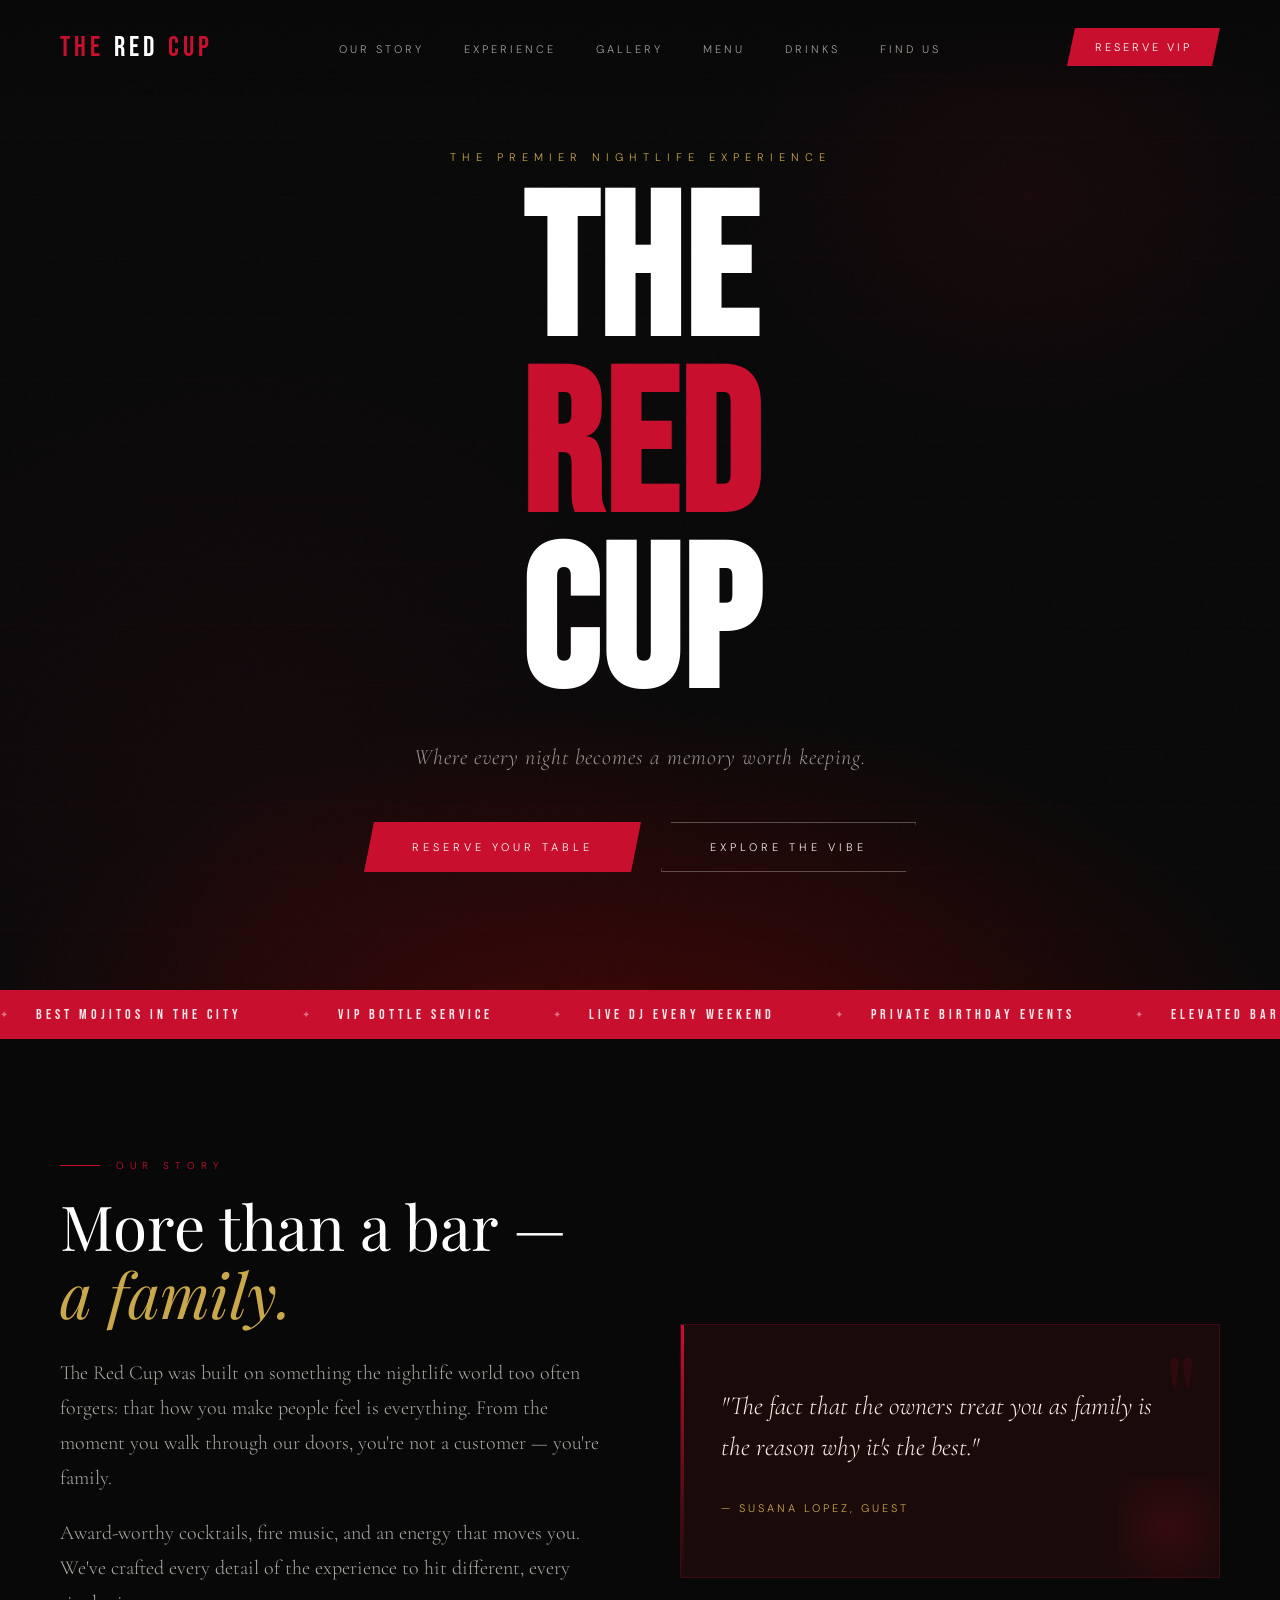
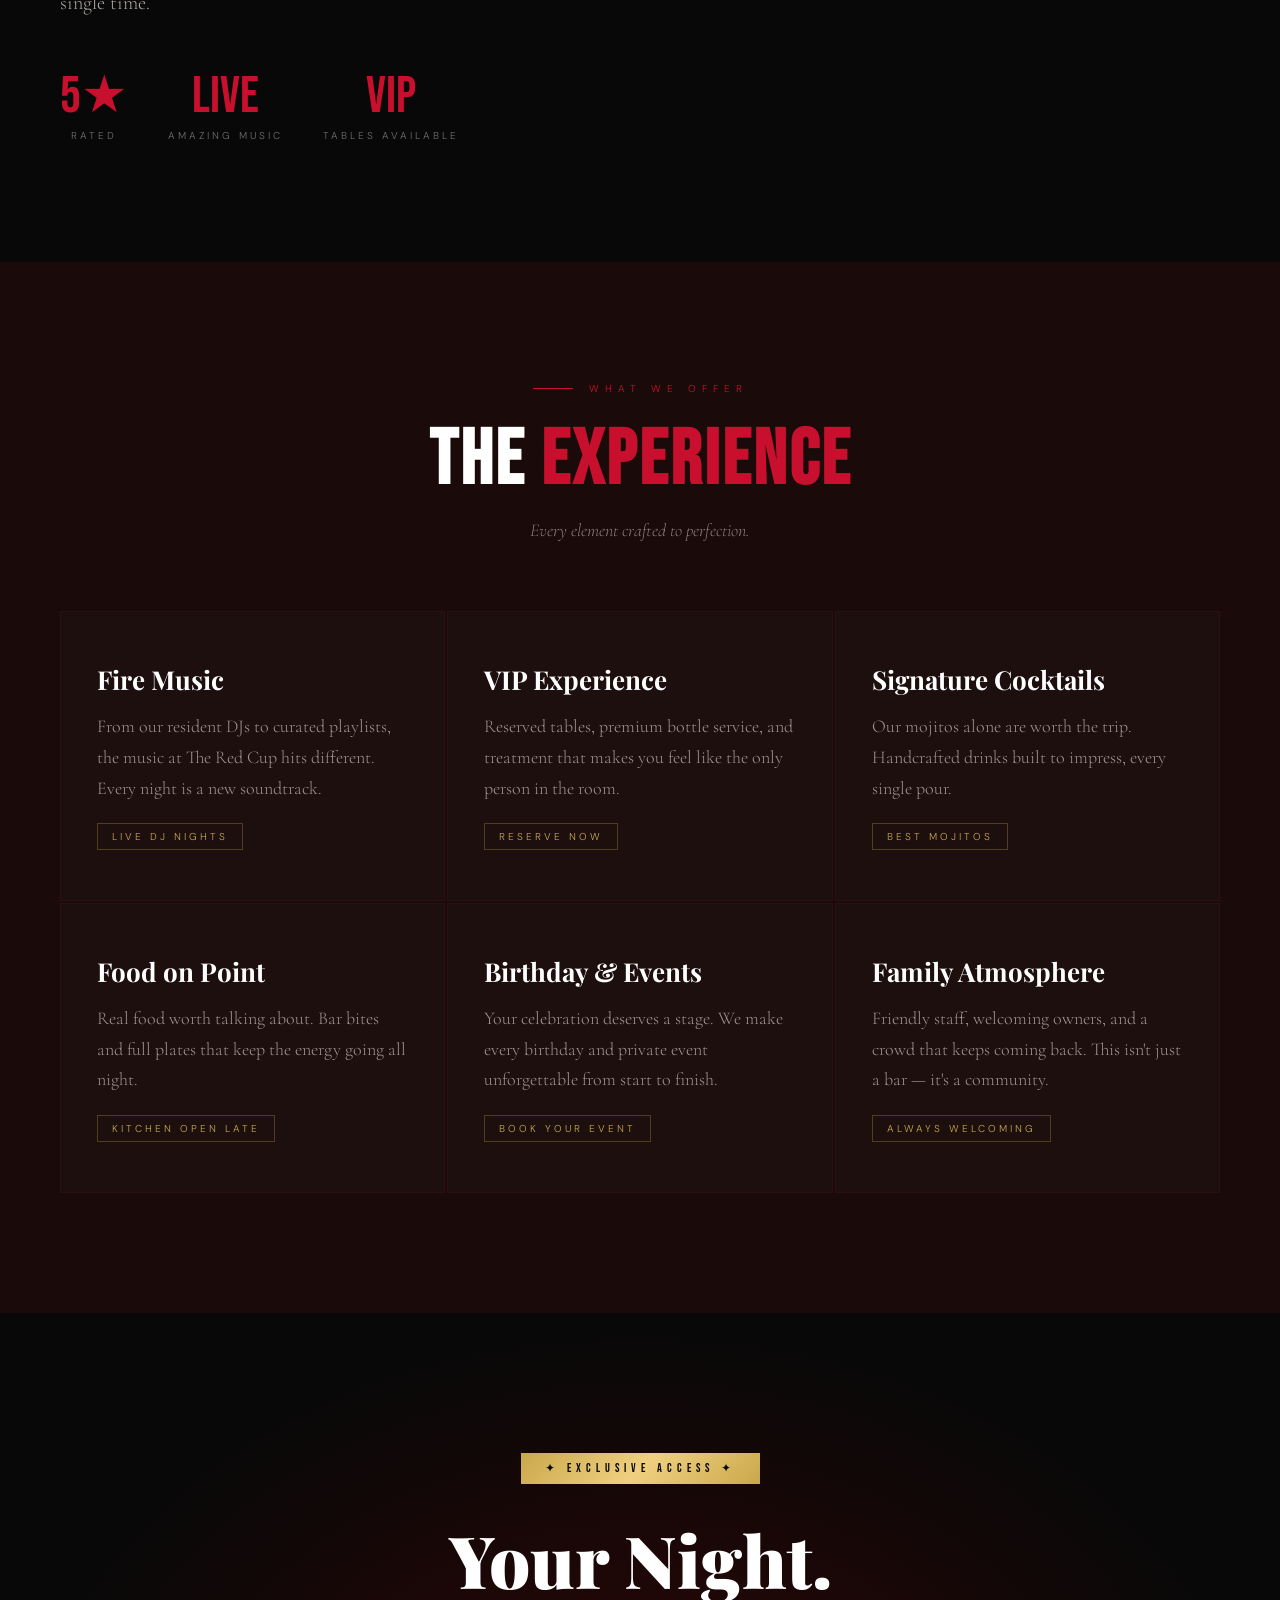
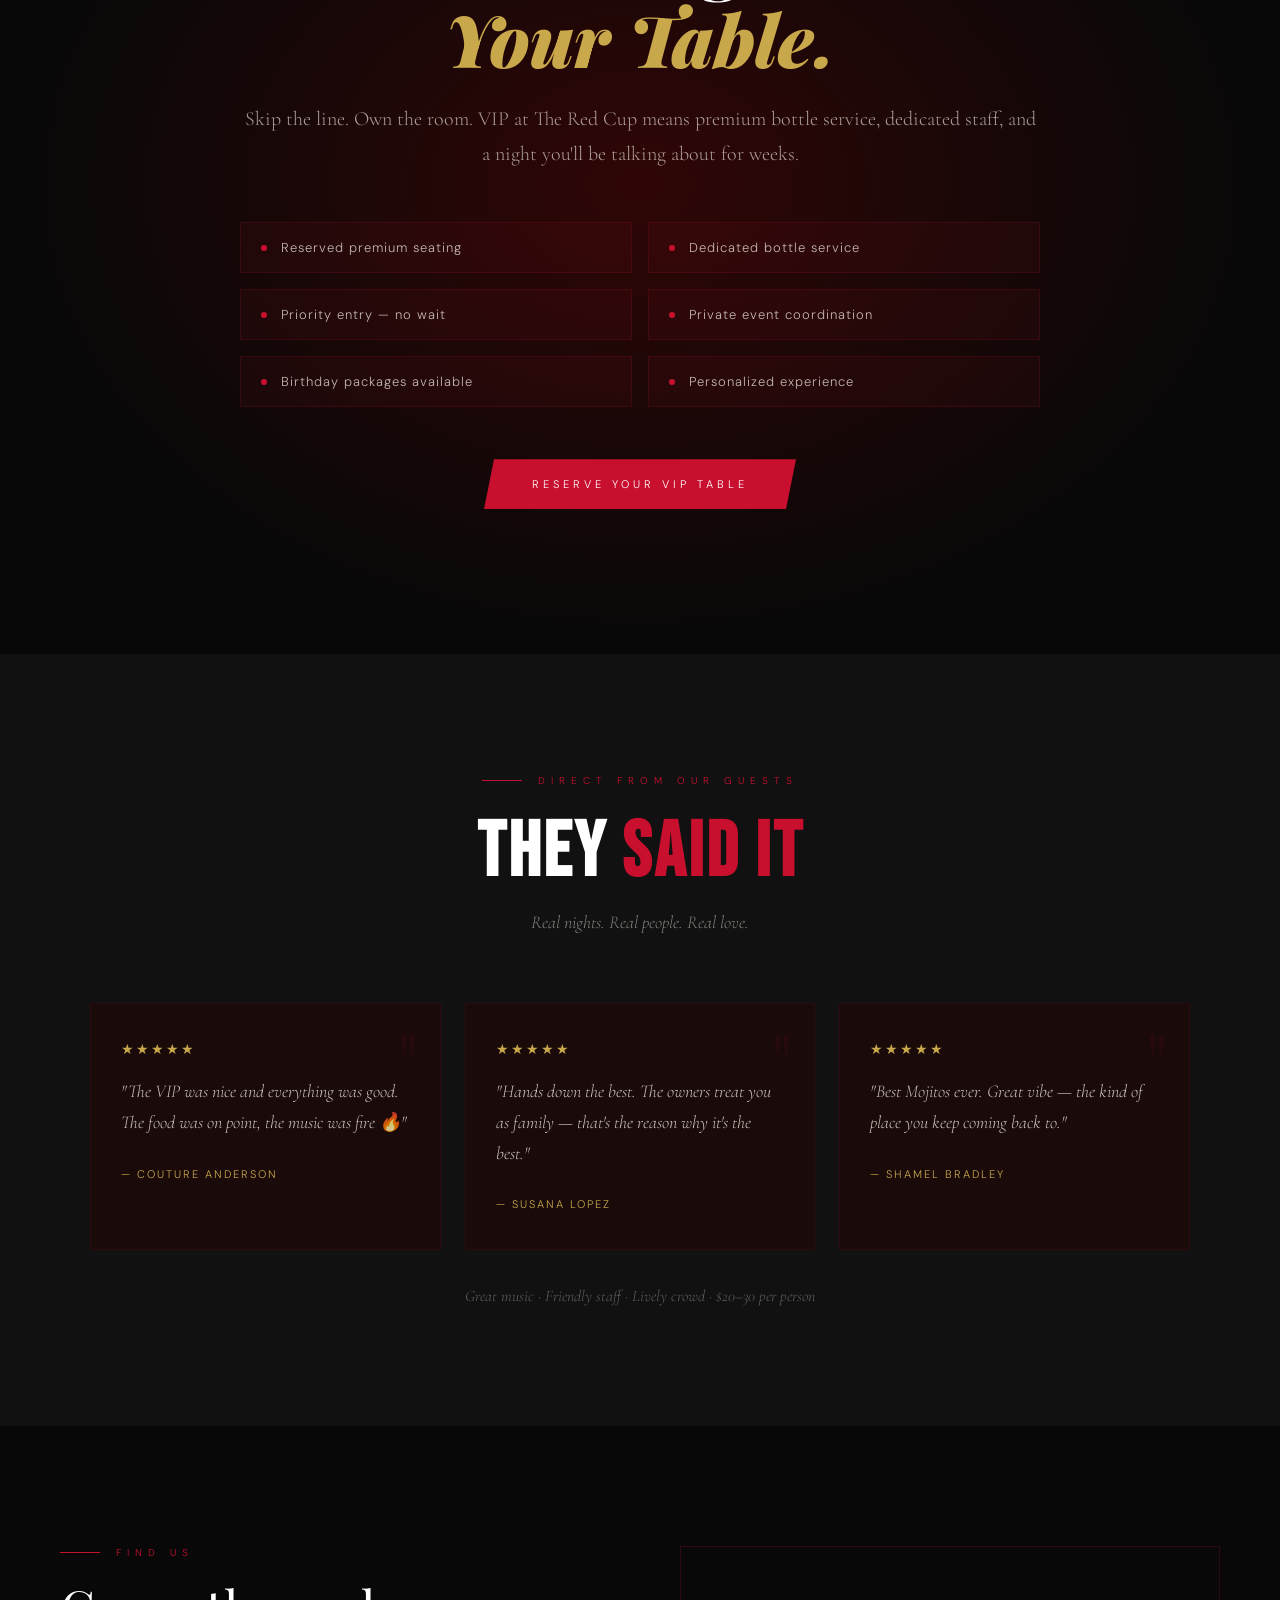
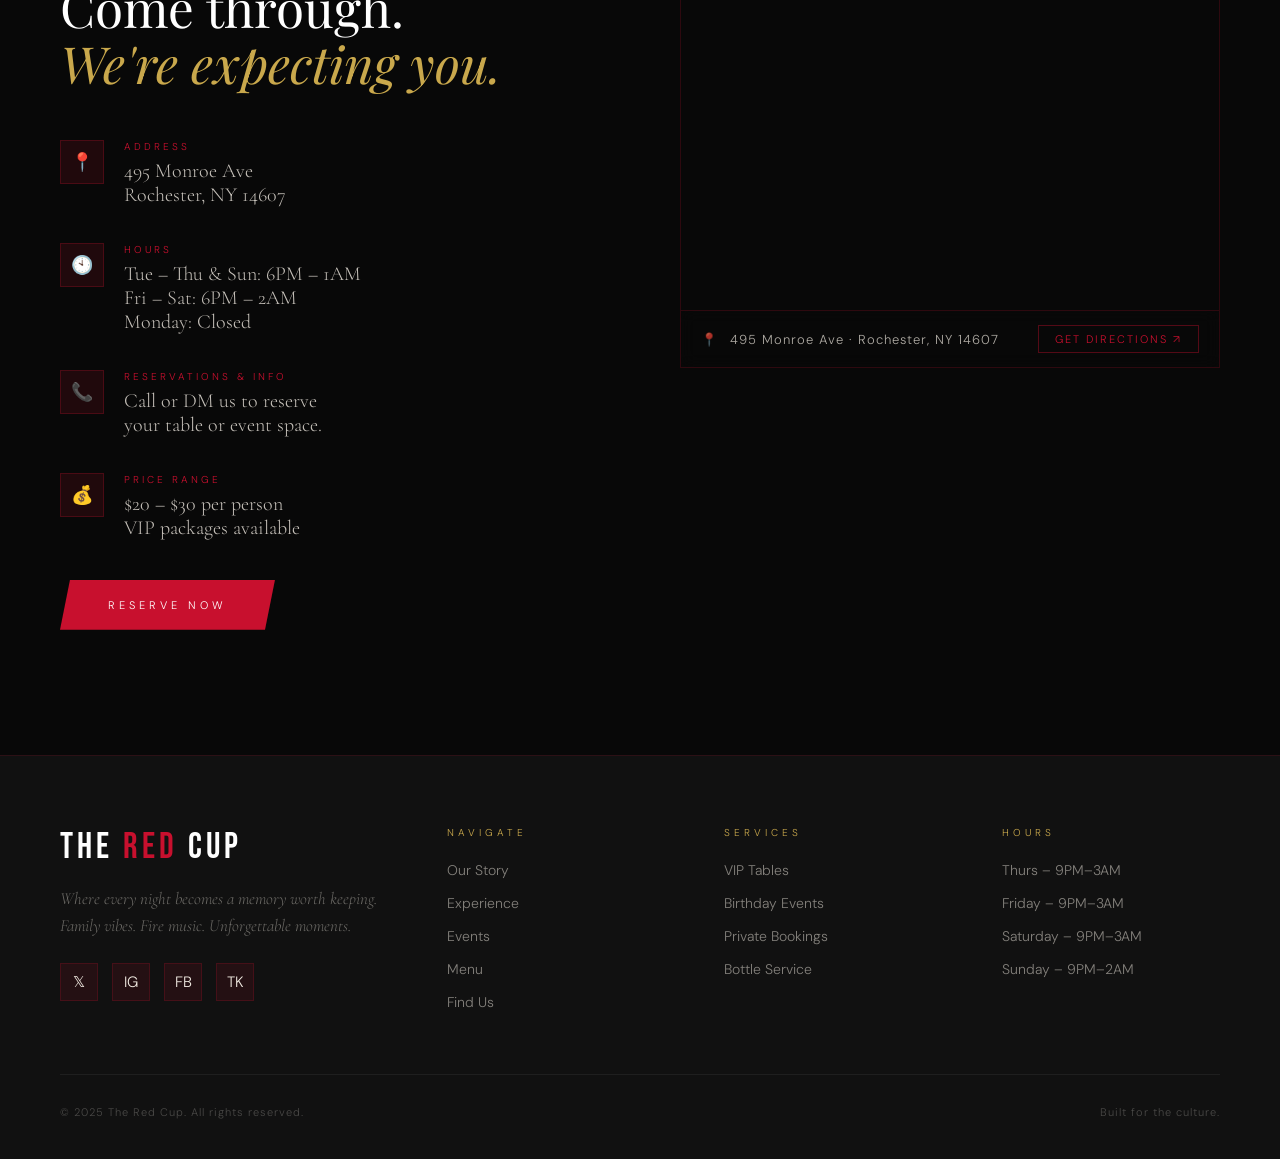
<file: index.html>
<!DOCTYPE html>
<html lang="en">
<head>
  <meta charset="UTF-8" />
  <meta name="viewport" content="width=device-width, initial-scale=1.0"/>
  <title>The Red Cup — Where the Night Begins</title>
  <link rel="preconnect" href="https://fonts.googleapis.com">
  <link rel="preconnect" href="https://fonts.gstatic.com" crossorigin>
  <link href="https://fonts.googleapis.com/css2?family=Playfair+Display:ital,wght@0,400;0,700;0,900;1,400;1,700&family=Cormorant+Garamond:ital,wght@0,300;0,400;0,600;1,300;1,400&family=Bebas+Neue&family=DM+Sans:wght@300;400;500&display=swap" rel="stylesheet">
  <link rel="stylesheet" href="styles.css">
</head>
<body>



  <!-- NAV -->
  <nav id="navbar">
    <a href="index.html" class="nav-logo"><span>THE</span> RED <span>CUP</span></a>
    <ul class="nav-links">
      <li><a href="#about">Our Story</a></li>
      <li><a href="#experience">Experience</a></li>
      <li><a href="gallery.html">Gallery</a></li>
      <li><a href="menu.html">Menu</a></li>
      <li><a href="drinks.html">Drinks</a></li>
      <li><a href="#location">Find Us</a></li>
    </ul>
    <a href="#" class="nav-cta" onclick="openModal(); return false;">Reserve VIP</a>
    <button class="nav-hamburger" id="hamburger" aria-label="Open menu">
      <span></span><span></span><span></span>
    </button>
  </nav>
  <div class="nav-mobile-menu" id="mobileMenu">
    <ul>
      <li><a href="#about" onclick="closeMobileMenu()">Our Story</a></li>
      <li><a href="#experience" onclick="closeMobileMenu()">Experience</a></li>
      <li><a href="gallery.html" onclick="closeMobileMenu()">Gallery</a></li>
      <li><a href="menu.html" onclick="closeMobileMenu()">Menu</a></li>
      <li><a href="drinks.html" onclick="closeMobileMenu()">Drinks</a></li>
      <li><a href="#location" onclick="closeMobileMenu()">Find Us</a></li>
      <li><a href="#" class="mobile-reserve" onclick="closeMobileMenu(); openModal(); return false;">Reserve VIP</a></li>
    </ul>
  </div>

  <!-- HERO -->
  <section class="hero">
    <div class="hero-bg"></div>
    <div class="hero-grain"></div>
    <div class="hero-lines"></div>
    <div class="hero-content">
      <p class="hero-eyebrow">The Premier Nightlife Experience</p>
      <h1 class="hero-title">
        THE<br><span class="red-word glow-pulse">RED</span><br>CUP
      </h1>
      <p class="hero-subtitle">Where every night becomes a memory worth keeping.</p>
      <div class="hero-ctas">
        <a href="#" class="btn-primary" onclick="openModal(); return false;">Reserve Your Table</a>
        <a href="#experience" class="btn-outline">Explore the Vibe</a>
      </div>
    </div>
  </section>

  <!-- VIBE STRIP -->
  <div class="vibe-strip">
    <div class="vibe-strip-inner">
      <span class="vibe-strip-item">Best Mojitos in the City</span>
      <span class="vibe-strip-item">VIP Bottle Service</span>
      <span class="vibe-strip-item">Live DJ Every Weekend</span>
      <span class="vibe-strip-item">Private Birthday Events</span>
      <span class="vibe-strip-item">Elevated Bar Food</span>
      <span class="vibe-strip-item">Family Vibes</span>
      <span class="vibe-strip-item">Lively Crowd</span>
      <span class="vibe-strip-item">Best Mojitos in the City</span>
      <span class="vibe-strip-item">VIP Bottle Service</span>
      <span class="vibe-strip-item">Live DJ Every Weekend</span>
      <span class="vibe-strip-item">Private Birthday Events</span>
      <span class="vibe-strip-item">Elevated Bar Food</span>
      <span class="vibe-strip-item">Family Vibes</span>
      <span class="vibe-strip-item">Lively Crowd</span>
    </div>
  </div>

  <!-- ABOUT -->
  <section class="section" id="about">
    <div class="about">
      <div class="about-left">
        <p class="section-label">Our Story</p>
        <h2 class="about-heading">More than a bar —<br><em>a family.</em></h2>
        <p class="about-body">The Red Cup was built on something the nightlife world too often forgets: that how you make people feel is everything. From the moment you walk through our doors, you're not a customer — you're family.</p>
        <p class="about-body">Award-worthy cocktails, fire music, and an energy that moves you. We've crafted every detail of the experience to hit different, every single time.</p>
        <div class="about-stats">
          <div class="stat"><div class="stat-num">5★</div><div class="stat-label">Rated</div></div>
          <div class="stat"><div class="stat-num">LIVE</div><div class="stat-label">Amazing Music</div></div>
          <div class="stat"><div class="stat-num">VIP</div><div class="stat-label">Tables Available</div></div>
        </div>
      </div>
      <div class="about-visual">
        <div class="about-card">
          <div class="big-quote">"</div>
          <p class="about-quote-text">"The fact that the owners treat you as family is the reason why it's the best."</p>
          <span class="about-quote-attr">— Susana Lopez, Guest</span>
        </div>
      </div>
    </div>
  </section>

  <!-- EXPERIENCES -->
  <section class="section experiences" id="experience">
    <div class="experiences-inner">
      <div class="section-header">
        <p class="section-label" style="justify-content:center;">What We Offer</p>
        <h2 class="section-title">THE <span>EXPERIENCE</span></h2>
        <p class="section-sub">Every element crafted to perfection.</p>
      </div>
      <div class="exp-grid">
        <div class="exp-card">
          <h3 class="exp-title">Fire Music</h3>
          <p class="exp-desc">From our resident DJs to curated playlists, the music at The Red Cup hits different. Every night is a new soundtrack.</p>
          <span class="exp-tag">Live DJ Nights</span>
        </div>
        <div class="exp-card">
          <h3 class="exp-title">VIP Experience</h3>
          <p class="exp-desc">Reserved tables, premium bottle service, and treatment that makes you feel like the only person in the room.</p>
          <span class="exp-tag">Reserve Now</span>
        </div>
        <div class="exp-card">
          <h3 class="exp-title">Signature Cocktails</h3>
          <p class="exp-desc">Our mojitos alone are worth the trip. Handcrafted drinks built to impress, every single pour.</p>
          <span class="exp-tag">Best Mojitos</span>
        </div>
        <div class="exp-card">
          <h3 class="exp-title">Food on Point</h3>
          <p class="exp-desc">Real food worth talking about. Bar bites and full plates that keep the energy going all night.</p>
          <span class="exp-tag">Kitchen Open Late</span>
        </div>
        <div class="exp-card">
          <h3 class="exp-title">Birthday & Events</h3>
          <p class="exp-desc">Your celebration deserves a stage. We make every birthday and private event unforgettable from start to finish.</p>
          <span class="exp-tag">Book Your Event</span>
        </div>
        <div class="exp-card">
          <h3 class="exp-title">Family Atmosphere</h3>
          <p class="exp-desc">Friendly staff, welcoming owners, and a crowd that keeps coming back. This isn't just a bar — it's a community.</p>
          <span class="exp-tag">Always Welcoming</span>
        </div>
      </div>
    </div>
  </section>

  <!-- VIP -->
  <section class="vip-section">
    <div class="vip-inner">
      <div class="vip-badge">✦ Exclusive Access ✦</div>
      <h2 class="vip-title">Your Night.<br><em>Your Table.</em></h2>
      <p class="vip-body">Skip the line. Own the room. VIP at The Red Cup means premium bottle service, dedicated staff, and a night you'll be talking about for weeks.</p>
      <div class="vip-perks">
        <div class="vip-perk"><div class="vip-perk-dot"></div><span class="vip-perk-text">Reserved premium seating</span></div>
        <div class="vip-perk"><div class="vip-perk-dot"></div><span class="vip-perk-text">Dedicated bottle service</span></div>
        <div class="vip-perk"><div class="vip-perk-dot"></div><span class="vip-perk-text">Priority entry — no wait</span></div>
        <div class="vip-perk"><div class="vip-perk-dot"></div><span class="vip-perk-text">Private event coordination</span></div>
        <div class="vip-perk"><div class="vip-perk-dot"></div><span class="vip-perk-text">Birthday packages available</span></div>
        <div class="vip-perk"><div class="vip-perk-dot"></div><span class="vip-perk-text">Personalized experience</span></div>
      </div>
      <a href="#" class="btn-primary" onclick="openModal(); return false;">Reserve Your VIP Table</a>
    </div>
  </section>

  <!-- REVIEWS -->
  <section class="section reviews" id="reviews">
    <div class="reviews-inner">
      <div class="section-header">
        <p class="section-label" style="justify-content:center;">Direct From Our Guests</p>
        <h2 class="section-title">THEY <span>SAID IT</span></h2>
        <p class="section-sub">Real nights. Real people. Real love.</p>
      </div>
      <div class="reviews-grid">
        <div class="review-card">
          <div class="quote-mark">"</div>
          <div class="review-stars">★★★★★</div>
          <p class="review-text">"The VIP was nice and everything was good. The food was on point, the music was fire 🔥"</p>
          <span class="review-author">— Couture Anderson</span>
        </div>
        <div class="review-card">
          <div class="quote-mark">"</div>
          <div class="review-stars">★★★★★</div>
          <p class="review-text">"Hands down the best. The owners treat you as family — that's the reason why it's the best."</p>
          <span class="review-author">— Susana Lopez</span>
        </div>
        <div class="review-card">
          <div class="quote-mark">"</div>
          <div class="review-stars">★★★★★</div>
          <p class="review-text">"Best Mojitos ever. Great vibe — the kind of place you keep coming back to."</p>
          <span class="review-author">— Shamel Bradley</span>
        </div>
      </div>
      <p style="text-align:center; margin-top:36px; font-family:'Cormorant Garamond',serif; font-style:italic; font-size:16px; color:rgba(245,239,230,0.35);">Great music · Friendly staff · Lively crowd · $20–30 per person</p>
    </div>
  </section>

  <!-- LOCATION -->
  <section class="location-section" id="location">
    <div class="location-inner">
      <div>
        <p class="section-label">Find Us</p>
        <h2 class="about-heading" style="font-size:clamp(36px,4vw,52px);">Come through.<br><em>We're expecting you.</em></h2>
        <div style="margin-top:48px;">
          <div class="location-info-item">
            <div class="location-info-icon">📍</div>
            <div>
              <div class="location-info-label">Address</div>
              <div class="location-info-val">495 Monroe Ave<br>Rochester, NY 14607</div>
            </div>
          </div>
          <div class="location-info-item">
            <div class="location-info-icon">🕙</div>
            <div>
              <div class="location-info-label">Hours</div>
              <div class="location-info-val">Tue – Thu &amp; Sun: 6PM – 1AM<br>Fri – Sat: 6PM – 2AM<br>Monday: Closed</div>
            </div>
          </div>
          <div class="location-info-item">
            <div class="location-info-icon">📞</div>
            <div>
              <div class="location-info-label">Reservations & Info</div>
              <div class="location-info-val">Call or DM us to reserve<br>your table or event space.</div>
            </div>
          </div>
          <div class="location-info-item">
            <div class="location-info-icon">💰</div>
            <div>
              <div class="location-info-label">Price Range</div>
              <div class="location-info-val">$20 – $30 per person<br>VIP packages available</div>
            </div>
          </div>
        </div>
        <div style="margin-top:40px;">
          <a href="#" class="btn-primary" onclick="openModal(); return false;">Reserve Now</a>
        </div>
      </div>
      <div class="map-embed-wrapper">
        <iframe
          src="https://www.google.com/maps/embed?pb=!1m18!1m12!1m3!1d2919.5819373536986!2d-77.60870852346496!3d43.15003677129042!2m3!1f0!2f0!3f0!3m2!1i1024!2i768!4f13.1!3m3!1m2!1s0x89d6b3aa2d78c691%3A0x57a30acb9c8e2d0!2s495+Monroe+Ave%2C+Rochester%2C+NY+14607!5e0!3m2!1sen!2sus!4v1700000000000!5m2!1sen!2sus"
          width="100%" height="420"
          style="border:0; filter: grayscale(70%) invert(85%) contrast(85%); opacity:0.9;"
          allowfullscreen="" loading="lazy"
          referrerpolicy="no-referrer-when-downgrade"
          title="The Red Cup - 495 Monroe Ave Rochester NY">
        </iframe>
        <div class="map-overlay-label">
          <span>📍</span>
          <span>495 Monroe Ave · Rochester, NY 14607</span>
          <a href="https://maps.google.com/?q=495+Monroe+Ave+Rochester+NY+14607" target="_blank" class="map-directions-btn">Get Directions ↗</a>
        </div>
      </div>
    </div>
  </section>

  <!-- FOOTER -->
  <footer>
    <div class="footer-inner">
      <div class="footer-top">
        <div>
          <div class="footer-logo">THE <span>RED</span> CUP</div>
          <p class="footer-tagline">Where every night becomes a memory worth keeping. Family vibes. Fire music. Unforgettable moments.</p>
          <div class="footer-social">
            <a href="#" class="social-btn">𝕏</a>
            <a href="#" class="social-btn">IG</a>
            <a href="#" class="social-btn">FB</a>
            <a href="#" class="social-btn">TK</a>
          </div>
        </div>
        <div>
          <div class="footer-col-title">Navigate</div>
          <ul class="footer-links">
            <li><a href="#about">Our Story</a></li>
            <li><a href="#experience">Experience</a></li>
            <li><a href="#events">Events</a></li>
            <li><a href="menu.html">Menu</a></li>
            <li><a href="#location">Find Us</a></li>
          </ul>
        </div>
        <div>
          <div class="footer-col-title">Services</div>
          <ul class="footer-links">
            <li><a href="#">VIP Tables</a></li>
            <li><a href="#">Birthday Events</a></li>
            <li><a href="#">Private Bookings</a></li>
            <li><a href="#">Bottle Service</a></li>
          </ul>
        </div>
        <div>
          <div class="footer-col-title">Hours</div>
          <ul class="footer-links">
            <li><a href="#">Thurs – 9PM–3AM</a></li>
            <li><a href="#">Friday – 9PM–3AM</a></li>
            <li><a href="#">Saturday – 9PM–3AM</a></li>
            <li><a href="#">Sunday – 9PM–2AM</a></li>
          </ul>
        </div>
      </div>
      <div class="footer-bottom">
        <span>© 2025 The Red Cup. All rights reserved.</span>
        <span>Built for the culture.</span>
      </div>
    </div>
  </footer>

  <!-- BOOKING MODAL -->
  <div class="modal-overlay" id="modalOverlay" onclick="handleOverlayClick(event)">
    <div class="modal">
      <button class="modal-close" onclick="closeModal()">✕</button>
      <h2 class="modal-title">Reserve Your Table</h2>
      <p class="modal-sub">VIP, birthday, or general — we've got you covered.</p>
      <div class="form-group">
        <label class="form-label">Your Name</label>
        <input type="text" class="form-input" placeholder="Full name">
      </div>
      <div class="form-row">
        <div class="form-group">
          <label class="form-label">Phone</label>
          <input type="tel" class="form-input" placeholder="(000) 000-0000">
        </div>
        <div class="form-group">
          <label class="form-label">Date</label>
          <input type="date" class="form-input">
        </div>
      </div>
      <div class="form-row">
        <div class="form-group">
          <label class="form-label">Party Size</label>
          <input type="number" class="form-input" placeholder="# of guests" min="1">
        </div>
        <div class="form-group">
          <label class="form-label">Type</label>
          <select class="form-input">
            <option>General</option>
            <option>VIP Table</option>
            <option>Birthday Event</option>
            <option>Private Event</option>
          </select>
        </div>
      </div>
      <div class="form-group">
        <label class="form-label">Special Requests</label>
        <input type="text" class="form-input" placeholder="Anything you need...">
      </div>
      <button class="form-submit" onclick="submitForm()">Send My Request</button>
    </div>
  </div>

  <script src="script.js"></script>
</body>
</html>
</file>
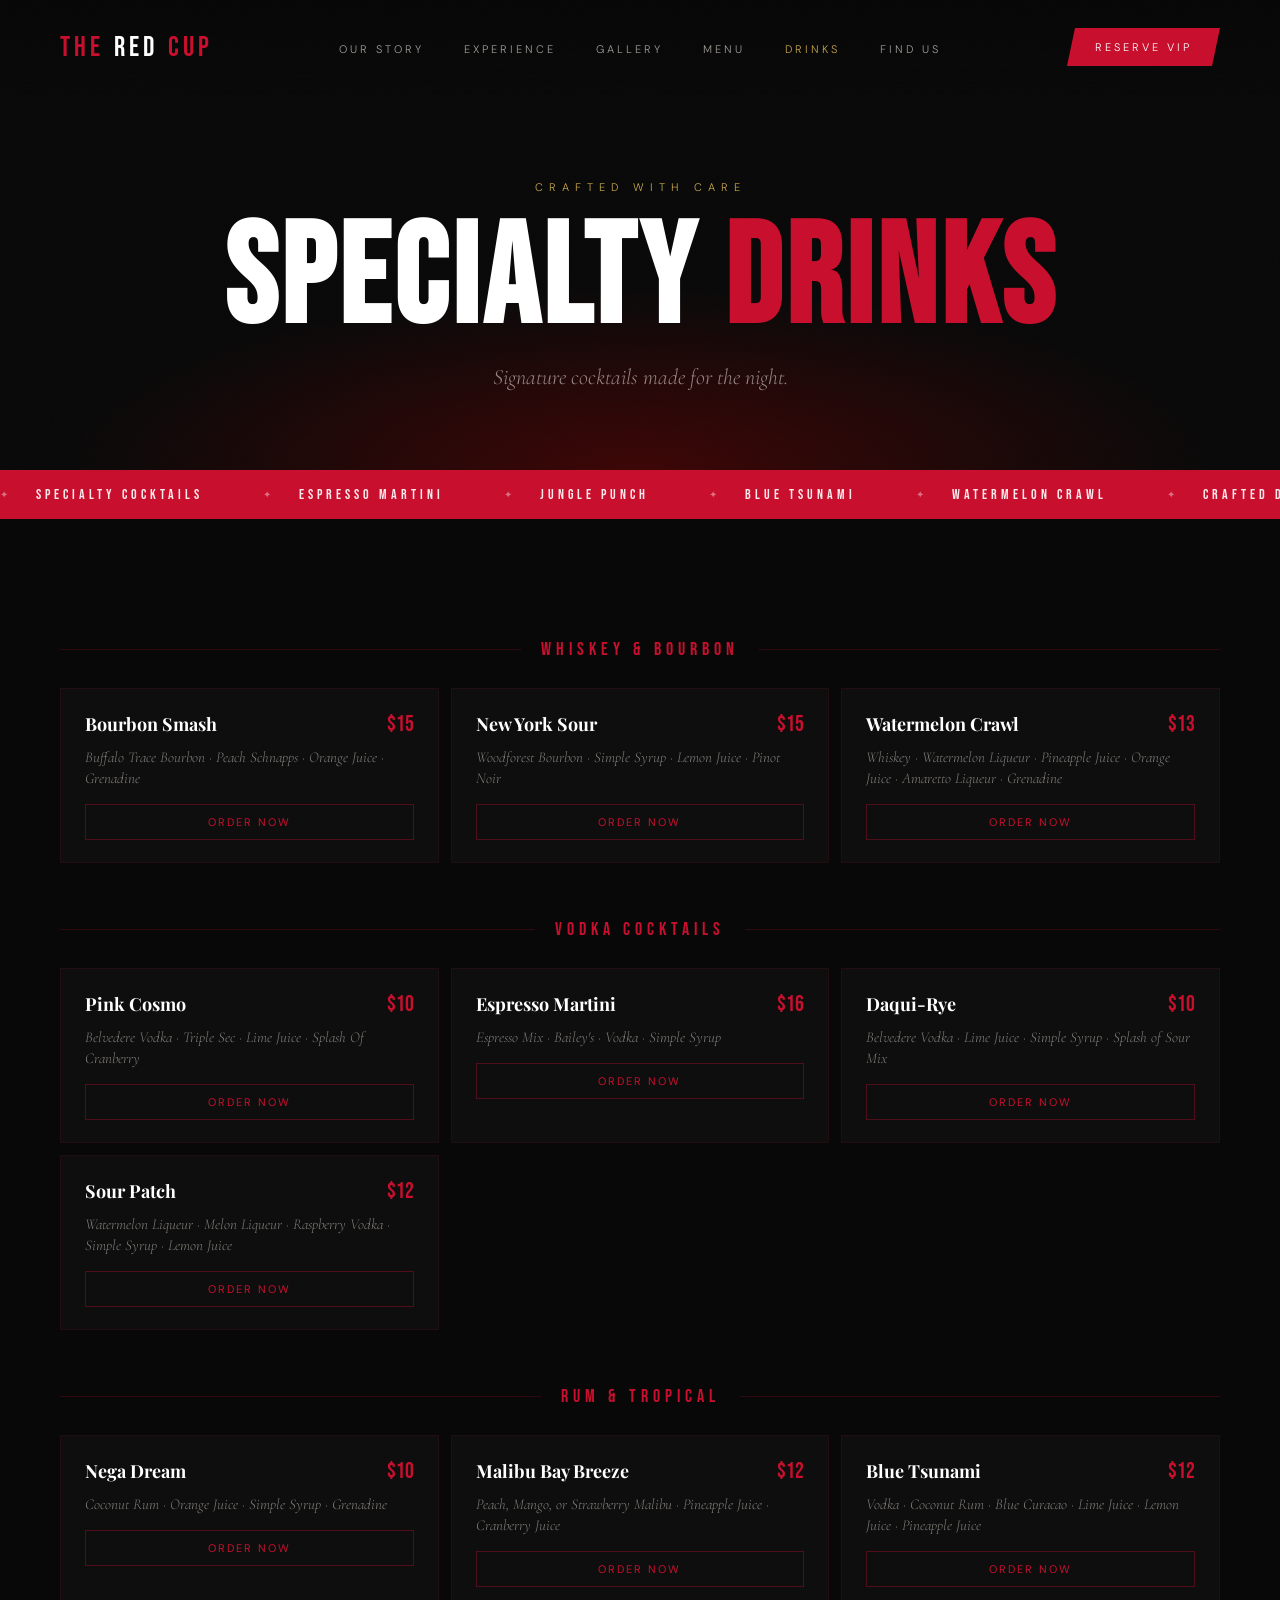
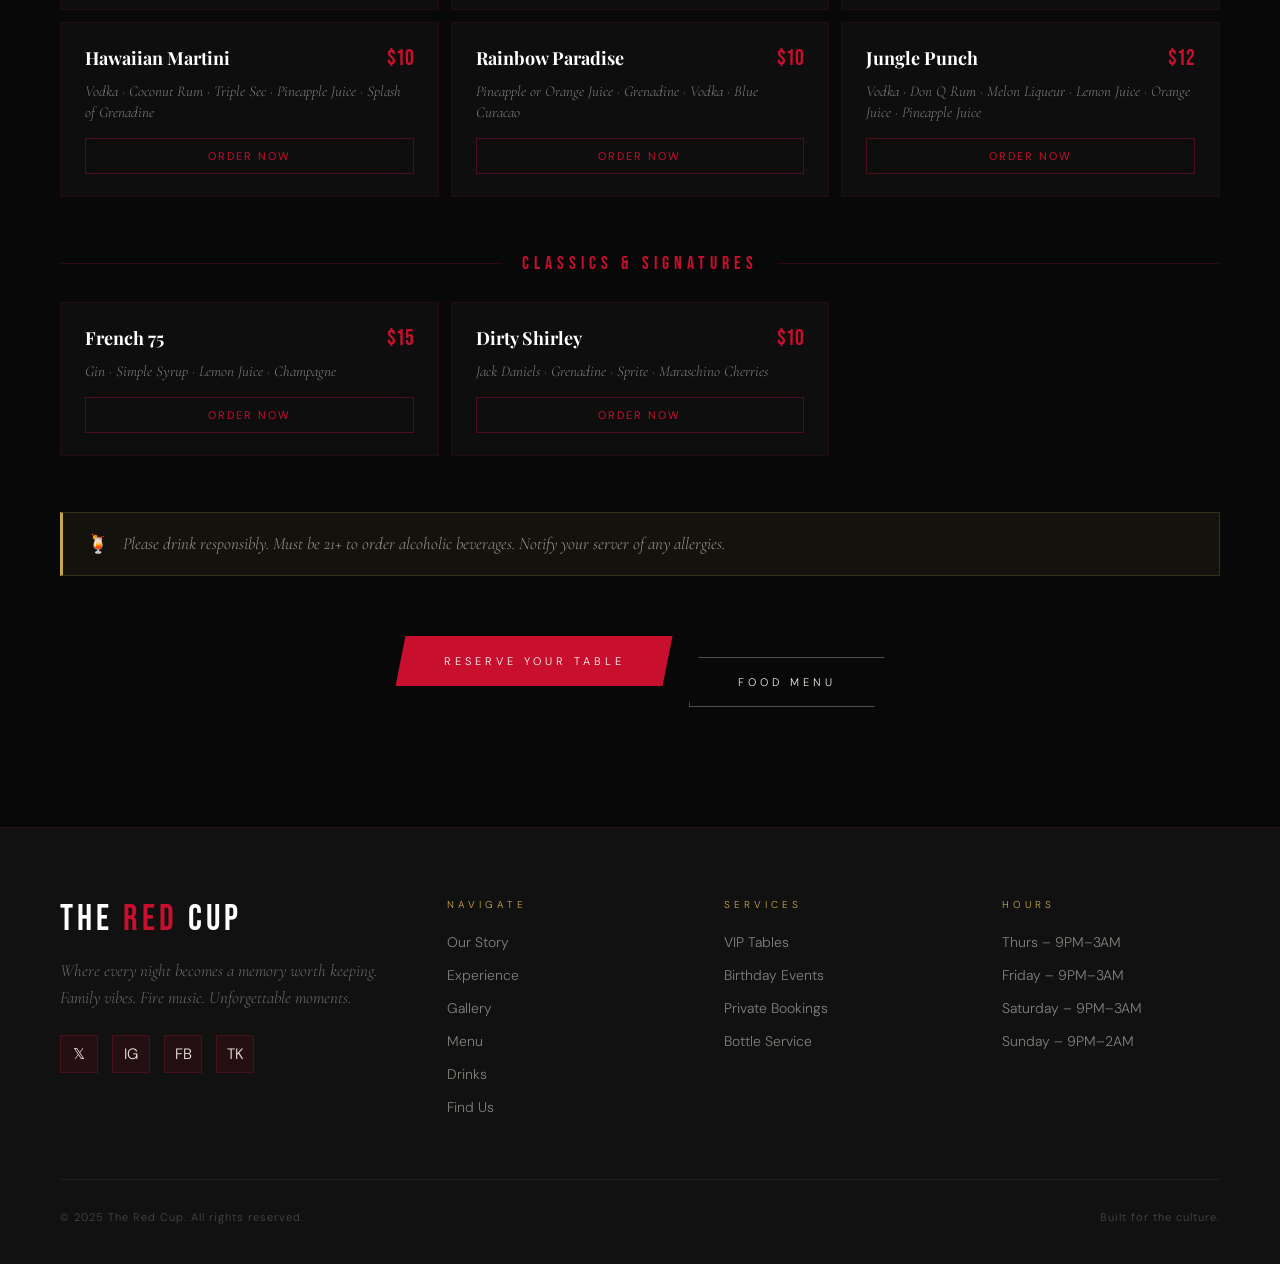
<file: drinks.html>
<!DOCTYPE html>
<html lang="en">
<head>
  <meta charset="UTF-8" />
  <meta name="viewport" content="width=device-width, initial-scale=1.0"/>
  <title>The Red Cup — Specialty Drink Menu</title>
  <link rel="preconnect" href="https://fonts.googleapis.com">
  <link rel="preconnect" href="https://fonts.gstatic.com" crossorigin>
  <link href="https://fonts.googleapis.com/css2?family=Playfair+Display:ital,wght@0,400;0,700;0,900;1,400;1,700&family=Cormorant+Garamond:ital,wght@0,300;0,400;0,600;1,300;1,400&family=Bebas+Neue&family=DM+Sans:wght@300;400;500&display=swap" rel="stylesheet">
  <link rel="stylesheet" href="styles.css">
</head>
<body>

  <!-- NAV -->
  <nav id="navbar">
    <a href="index.html" class="nav-logo"><span>THE</span> RED <span>CUP</span></a>
    <ul class="nav-links">
      <li><a href="index.html#about">Our Story</a></li>
      <li><a href="index.html#experience">Experience</a></li>
      <li><a href="gallery.html">Gallery</a></li>
      <li><a href="menu.html">Menu</a></li>
      <li><a href="drinks.html" class="active">Drinks</a></li>
      <li><a href="index.html#location">Find Us</a></li>
    </ul>
    <a href="#" class="nav-cta" onclick="openModal(); return false;">Reserve VIP</a>
    <button class="nav-hamburger" id="hamburger" aria-label="Open menu">
      <span></span><span></span><span></span>
    </button>
  </nav>
  <div class="nav-mobile-menu" id="mobileMenu">
    <ul>
      <li><a href="index.html#about" onclick="closeMobileMenu()">Our Story</a></li>
      <li><a href="index.html#experience" onclick="closeMobileMenu()">Experience</a></li>
      <li><a href="gallery.html" onclick="closeMobileMenu()">Gallery</a></li>
      <li><a href="menu.html" onclick="closeMobileMenu()">Menu</a></li>
      <li><a href="drinks.html" onclick="closeMobileMenu()">Drinks</a></li>
      <li><a href="index.html#location" onclick="closeMobileMenu()">Find Us</a></li>
      <li><a href="#" class="mobile-reserve" onclick="closeMobileMenu(); openModal(); return false;">Reserve VIP</a></li>
    </ul>
  </div>

  <!-- DRINKS HERO -->
  <section class="menu-page-hero">
    <div class="hero-grain"></div>
    <div class="menu-page-hero-content">
      <p class="hero-eyebrow">Crafted with Care</p>
      <h1 class="menu-page-title">SPECIALTY <span>DRINKS</span></h1>
      <p class="menu-page-sub">Signature cocktails made for the night.</p>
    </div>
  </section>

  <!-- VIBE STRIP -->
  <div class="vibe-strip">
    <div class="vibe-strip-inner">
      <span class="vibe-strip-item">Specialty Cocktails</span>
      <span class="vibe-strip-item">Espresso Martini</span>
      <span class="vibe-strip-item">Jungle Punch</span>
      <span class="vibe-strip-item">Blue Tsunami</span>
      <span class="vibe-strip-item">Watermelon Crawl</span>
      <span class="vibe-strip-item">Crafted Drinks</span>
      <span class="vibe-strip-item">Specialty Cocktails</span>
      <span class="vibe-strip-item">Espresso Martini</span>
      <span class="vibe-strip-item">Jungle Punch</span>
      <span class="vibe-strip-item">Blue Tsunami</span>
      <span class="vibe-strip-item">Watermelon Crawl</span>
      <span class="vibe-strip-item">Crafted Drinks</span>
    </div>
  </div>

  <!-- DRINKS CONTENT -->
  <section class="section" style="background: var(--black);">
    <div style="max-width:1200px; margin:0 auto;">

      <!-- WHISKEY & BOURBON -->
      <div class="food-category">
        <div class="food-cat-label">
          <span class="food-cat-line"></span>
          <span class="food-cat-title">Whiskey &amp; Bourbon</span>
          <span class="food-cat-line"></span>
        </div>
        <div class="food-grid">
          <div class="food-card">
            <div class="food-card-top">
              <span class="food-name">Bourbon Smash</span>
              <span class="food-price">$15</span>
            </div>
            <span class="food-detail">Buffalo Trace Bourbon · Peach Schnapps · Orange Juice · Grenadine</span>
          </div>
          <div class="food-card">
            <div class="food-card-top">
              <span class="food-name">New York Sour</span>
              <span class="food-price">$15</span>
            </div>
            <span class="food-detail">Woodforest Bourbon · Simple Syrup · Lemon Juice · Pinot Noir</span>
          </div>
          <div class="food-card">
            <div class="food-card-top">
              <span class="food-name">Watermelon Crawl</span>
              <span class="food-price">$13</span>
            </div>
            <span class="food-detail">Whiskey · Watermelon Liqueur · Pineapple Juice · Orange Juice · Amaretto Liqueur · Grenadine</span>
          </div>
        </div>
      </div>

      <!-- VODKA COCKTAILS -->
      <div class="food-category">
        <div class="food-cat-label">
          <span class="food-cat-line"></span>
          <span class="food-cat-title">Vodka Cocktails</span>
          <span class="food-cat-line"></span>
        </div>
        <div class="food-grid">
          <div class="food-card">
            <div class="food-card-top">
              <span class="food-name">Pink Cosmo</span>
              <span class="food-price">$10</span>
            </div>
            <span class="food-detail">Belvedere Vodka · Triple Sec · Lime Juice · Splash Of Cranberry</span>
          </div>
          <div class="food-card">
            <div class="food-card-top">
              <span class="food-name">Espresso Martini</span>
              <span class="food-price">$16</span>
            </div>
            <span class="food-detail">Espresso Mix · Bailey's · Vodka · Simple Syrup</span>
          </div>
          <div class="food-card">
            <div class="food-card-top">
              <span class="food-name">Daqui-Rye</span>
              <span class="food-price">$10</span>
            </div>
            <span class="food-detail">Belvedere Vodka · Lime Juice · Simple Syrup · Splash of Sour Mix</span>
          </div>
          <div class="food-card">
            <div class="food-card-top">
              <span class="food-name">Sour Patch</span>
              <span class="food-price">$12</span>
            </div>
            <span class="food-detail">Watermelon Liqueur · Melon Liqueur · Raspberry Vodka · Simple Syrup · Lemon Juice</span>
          </div>
        </div>
      </div>

      <!-- RUM & TROPICAL -->
      <div class="food-category">
        <div class="food-cat-label">
          <span class="food-cat-line"></span>
          <span class="food-cat-title">Rum &amp; Tropical</span>
          <span class="food-cat-line"></span>
        </div>
        <div class="food-grid">
          <div class="food-card">
            <div class="food-card-top">
              <span class="food-name">Nega Dream</span>
              <span class="food-price">$10</span>
            </div>
            <span class="food-detail">Coconut Rum · Orange Juice · Simple Syrup · Grenadine</span>
          </div>
          <div class="food-card">
            <div class="food-card-top">
              <span class="food-name">Malibu Bay Breeze</span>
              <span class="food-price">$12</span>
            </div>
            <span class="food-detail">Peach, Mango, or Strawberry Malibu · Pineapple Juice · Cranberry Juice</span>
          </div>
          <div class="food-card">
            <div class="food-card-top">
              <span class="food-name">Blue Tsunami</span>
              <span class="food-price">$12</span>
            </div>
            <span class="food-detail">Vodka · Coconut Rum · Blue Curacao · Lime Juice · Lemon Juice · Pineapple Juice</span>
          </div>
          <div class="food-card">
            <div class="food-card-top">
              <span class="food-name">Hawaiian Martini</span>
              <span class="food-price">$10</span>
            </div>
            <span class="food-detail">Vodka · Coconut Rum · Triple Sec · Pineapple Juice · Splash of Grenadine</span>
          </div>
          <div class="food-card">
            <div class="food-card-top">
              <span class="food-name">Rainbow Paradise</span>
              <span class="food-price">$10</span>
            </div>
            <span class="food-detail">Pineapple or Orange Juice · Grenadine · Vodka · Blue Curacao</span>
          </div>
          <div class="food-card">
            <div class="food-card-top">
              <span class="food-name">Jungle Punch</span>
              <span class="food-price">$12</span>
            </div>
            <span class="food-detail">Vodka · Don Q Rum · Melon Liqueur · Lemon Juice · Orange Juice · Pineapple Juice</span>
          </div>
        </div>
      </div>

      <!-- CLASSICS & SIGNATURES -->
      <div class="food-category">
        <div class="food-cat-label">
          <span class="food-cat-line"></span>
          <span class="food-cat-title">Classics &amp; Signatures</span>
          <span class="food-cat-line"></span>
        </div>
        <div class="food-grid">
          <div class="food-card">
            <div class="food-card-top">
              <span class="food-name">French 75</span>
              <span class="food-price">$15</span>
            </div>
            <span class="food-detail">Gin · Simple Syrup · Lemon Juice · Champagne</span>
          </div>
          <div class="food-card">
            <div class="food-card-top">
              <span class="food-name">Dirty Shirley</span>
              <span class="food-price">$10</span>
            </div>
            <span class="food-detail">Jack Daniels · Grenadine · Sprite · Maraschino Cherries</span>
          </div>
          <div class="food-card" style="visibility: hidden;"></div>
        </div>
      </div>

      <!-- NOTICE -->
      <div class="menu-notice">
        <span class="menu-notice-icon">🍹</span>
        <span>Please drink responsibly. Must be 21+ to order alcoholic beverages. Notify your server of any allergies.</span>
      </div>

      <div style="text-align:center; margin-top:60px;">
        <a href="#" class="btn-primary" onclick="openModal(); return false;">Reserve Your Table</a>
        &nbsp;&nbsp;
        <a href="menu.html" class="btn-outline">Food Menu</a>
      </div>

    </div>
  </section>

  <!-- FOOTER -->
  <footer>
    <div class="footer-inner">
      <div class="footer-top">
        <div>
          <div class="footer-logo">THE <span>RED</span> CUP</div>
          <p class="footer-tagline">Where every night becomes a memory worth keeping. Family vibes. Fire music. Unforgettable moments.</p>
          <div class="footer-social">
            <a href="#" class="social-btn">𝕏</a>
            <a href="#" class="social-btn">IG</a>
            <a href="#" class="social-btn">FB</a>
            <a href="#" class="social-btn">TK</a>
          </div>
        </div>
        <div>
          <div class="footer-col-title">Navigate</div>
          <ul class="footer-links">
            <li><a href="index.html#about">Our Story</a></li>
            <li><a href="index.html#experience">Experience</a></li>
            <li><a href="gallery.html">Gallery</a></li>
            <li><a href="menu.html">Menu</a></li>
            <li><a href="drinks.html">Drinks</a></li>
            <li><a href="index.html#location">Find Us</a></li>
          </ul>
        </div>
        <div>
          <div class="footer-col-title">Services</div>
          <ul class="footer-links">
            <li><a href="#">VIP Tables</a></li>
            <li><a href="#">Birthday Events</a></li>
            <li><a href="#">Private Bookings</a></li>
            <li><a href="#">Bottle Service</a></li>
          </ul>
        </div>
        <div>
          <div class="footer-col-title">Hours</div>
          <ul class="footer-links">
            <li><a href="#">Thurs – 9PM–3AM</a></li>
            <li><a href="#">Friday – 9PM–3AM</a></li>
            <li><a href="#">Saturday – 9PM–3AM</a></li>
            <li><a href="#">Sunday – 9PM–2AM</a></li>
          </ul>
        </div>
      </div>
      <div class="footer-bottom">
        <span>© 2025 The Red Cup. All rights reserved.</span>
        <span>Built for the culture.</span>
      </div>
    </div>
  </footer>

  <!-- BOOKING MODAL -->
  <div class="modal-overlay" id="modalOverlay" onclick="handleOverlayClick(event)">
    <div class="modal">
      <button class="modal-close" onclick="closeModal()">✕</button>
      <h2 class="modal-title">Reserve Your Table</h2>
      <p class="modal-sub">VIP, birthday, or general — we've got you covered.</p>
      <div class="form-group">
        <label class="form-label">Your Name</label>
        <input type="text" class="form-input" placeholder="Full name">
      </div>
      <div class="form-row">
        <div class="form-group">
          <label class="form-label">Phone</label>
          <input type="tel" class="form-input" placeholder="(000) 000-0000">
        </div>
        <div class="form-group">
          <label class="form-label">Date</label>
          <input type="date" class="form-input">
        </div>
      </div>
      <div class="form-row">
        <div class="form-group">
          <label class="form-label">Party Size</label>
          <input type="number" class="form-input" placeholder="# of guests" min="1">
        </div>
        <div class="form-group">
          <label class="form-label">Type</label>
          <select class="form-input">
            <option>General</option>
            <option>VIP Table</option>
            <option>Birthday Event</option>
            <option>Private Event</option>
          </select>
        </div>
      </div>
      <div class="form-group">
        <label class="form-label">Special Requests</label>
        <input type="text" class="form-input" placeholder="Anything you need...">
      </div>
      <button class="form-submit" onclick="submitForm()">Send My Request</button>
    </div>
  </div>

  <script src="script.js"></script>
</body>
</html>
</file>
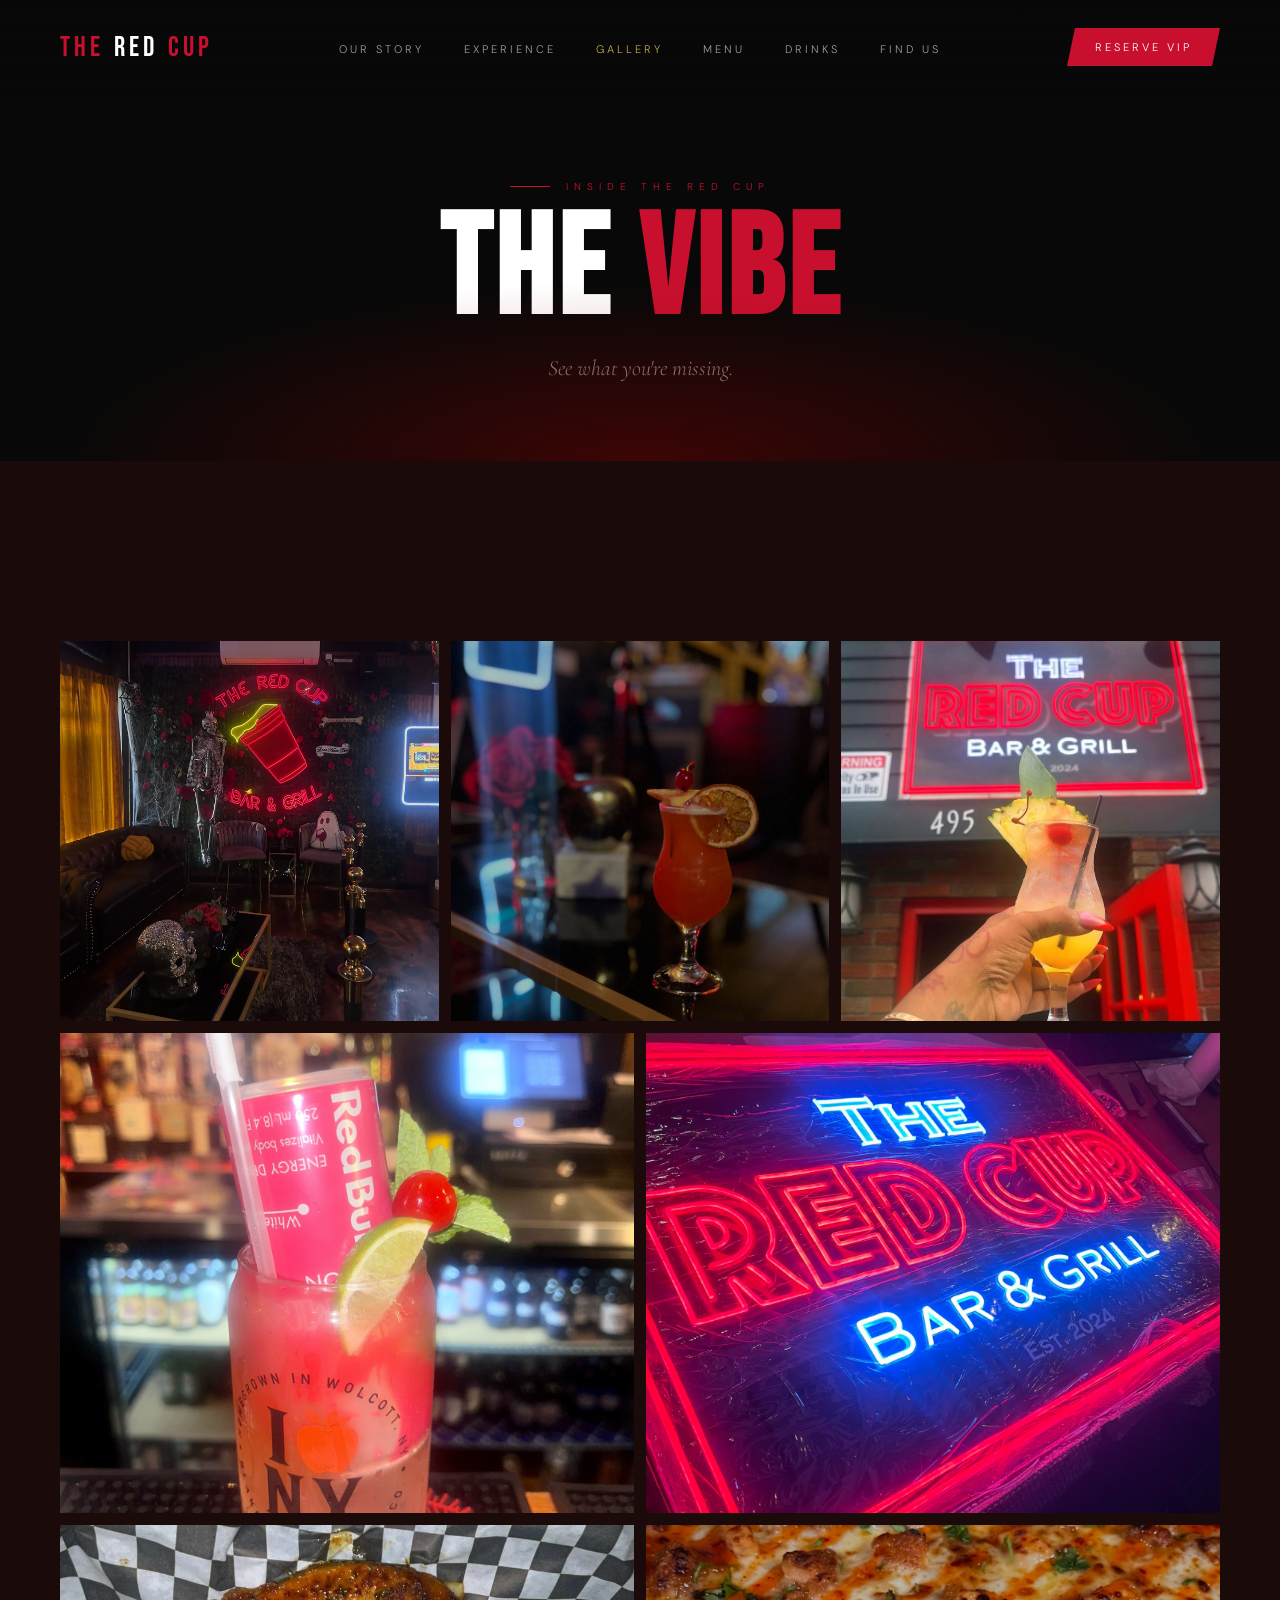
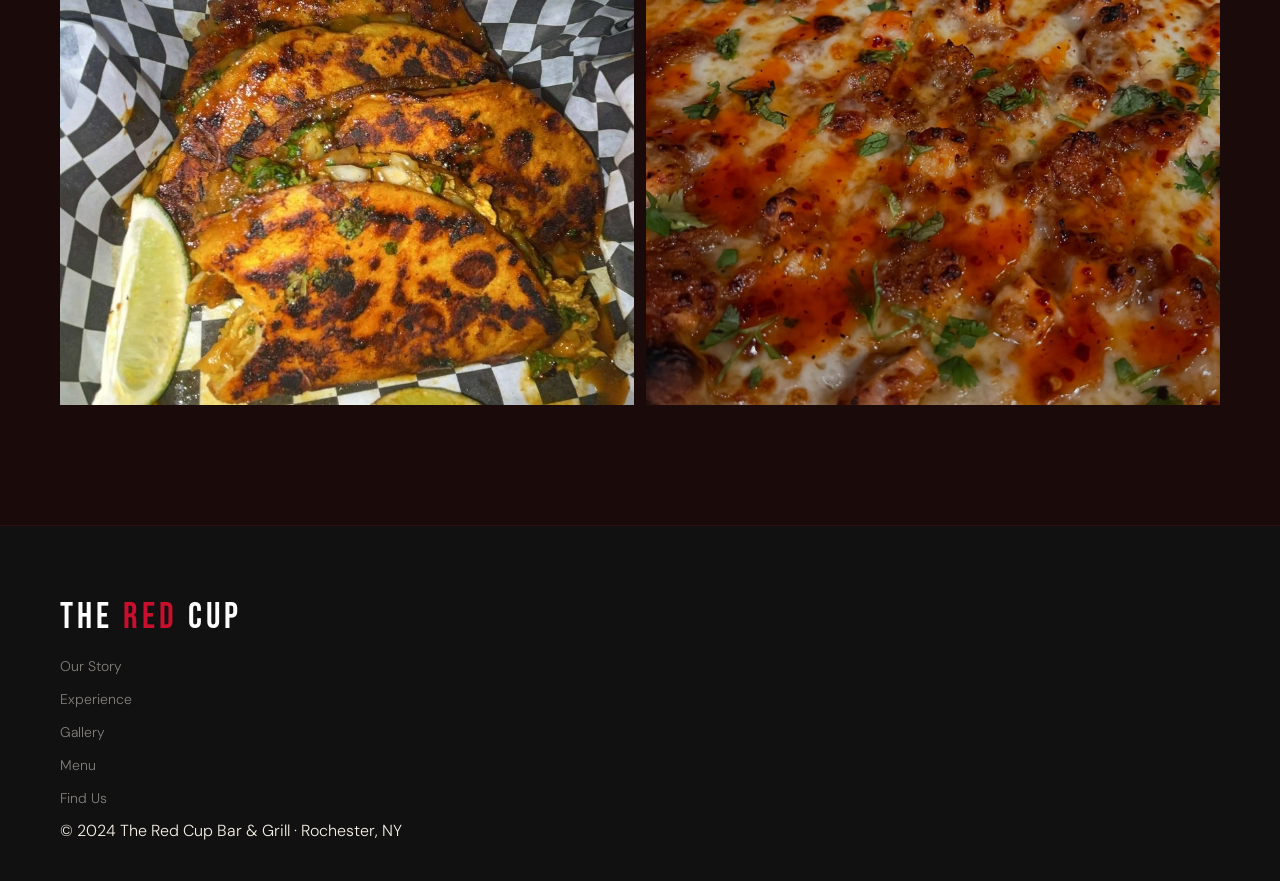
<file: gallery.html>
<!DOCTYPE html>
<html lang="en">
<head>
  <meta charset="UTF-8" />
  <meta name="viewport" content="width=device-width, initial-scale=1.0"/>
  <title>The Red Cup — Gallery</title>
  <link rel="preconnect" href="https://fonts.googleapis.com">
  <link rel="preconnect" href="https://fonts.gstatic.com" crossorigin>
  <link href="https://fonts.googleapis.com/css2?family=Playfair+Display:ital,wght@0,400;0,700;0,900;1,400;1,700&family=Cormorant+Garamond:ital,wght@0,300;0,400;0,600;1,300;1,400&family=Bebas+Neue&family=DM+Sans:wght@300;400;500&display=swap" rel="stylesheet">
  <link rel="stylesheet" href="styles.css">
</head>
<body>

  <!-- NAV -->
  <nav id="navbar">
    <a href="index.html" class="nav-logo"><span>THE</span> RED <span>CUP</span></a>
    <ul class="nav-links">
      <li><a href="index.html#about">Our Story</a></li>
      <li><a href="index.html#experience">Experience</a></li>
      <li><a href="gallery.html" class="active">Gallery</a></li>
      <li><a href="menu.html">Menu</a></li>
      <li><a href="drinks.html">Drinks</a></li>
      <li><a href="index.html#location">Find Us</a></li>
    </ul>
    <a href="#" class="nav-cta" onclick="openModal(); return false;">Reserve VIP</a>
    <button class="nav-hamburger" id="hamburger" aria-label="Open menu">
      <span></span><span></span><span></span>
    </button>
  </nav>
  <div class="nav-mobile-menu" id="mobileMenu">
    <ul>
      <li><a href="index.html#about" onclick="closeMobileMenu()">Our Story</a></li>
      <li><a href="index.html#experience" onclick="closeMobileMenu()">Experience</a></li>
      <li><a href="gallery.html" onclick="closeMobileMenu()">Gallery</a></li>
      <li><a href="menu.html" onclick="closeMobileMenu()">Menu</a></li>
      <li><a href="drinks.html" onclick="closeMobileMenu()">Drinks</a></li>
      <li><a href="index.html#location" onclick="closeMobileMenu()">Find Us</a></li>
      <li><a href="#" class="mobile-reserve" onclick="closeMobileMenu(); openModal(); return false;">Reserve VIP</a></li>
    </ul>
  </div>

  <!-- GALLERY HERO -->
  <section class="menu-page-hero">
    <p class="section-label" style="justify-content:center; margin-bottom:16px;">Inside The Red Cup</p>
    <h1 class="menu-page-title">THE <span>VIBE</span></h1>
    <p class="menu-page-sub">See what you're missing.</p>
  </section>

  <!-- GALLERY -->
  <section class="section gallery-section">
    <div class="gallery-inner">
      <div class="collage">
        <div class="collage-row-3">
          <div><img src="redcup1.jpg" alt="The Red Cup interior"></div>
          <div><img src="redcup 2.jpg" alt="Signature cocktail"></div>
          <div><img src="redcup3.jpg" alt="The Red Cup outside"></div>
        </div>
        <div class="collage-row-2">
          <div><img src="redcup4.jpg" alt="Signature drink"></div>
          <div><img src="redcup5.jpg" alt="The Red Cup vibe"></div>
        </div>
        <div class="collage-row-2">
          <div><img src="Tacos.jpeg" alt="Birria Tacos"></div>
          <div><img src="pizza.jpg" alt="The Red Cup Pizza"></div>
        </div>
      </div>
    </div>
  </section>

  <!-- FOOTER -->
  <footer class="footer">
    <div class="footer-inner">
      <div class="footer-logo">THE <span>RED</span> CUP</div>
      <ul class="footer-links">
        <li><a href="index.html#about">Our Story</a></li>
        <li><a href="index.html#experience">Experience</a></li>
        <li><a href="gallery.html">Gallery</a></li>
        <li><a href="menu.html">Menu</a></li>
        <li><a href="index.html#location">Find Us</a></li>
      </ul>
      <p class="footer-copy">© 2024 The Red Cup Bar & Grill · Rochester, NY</p>
    </div>
  </footer>

  <script src="script.js"></script>
</body>
</html>
</file>
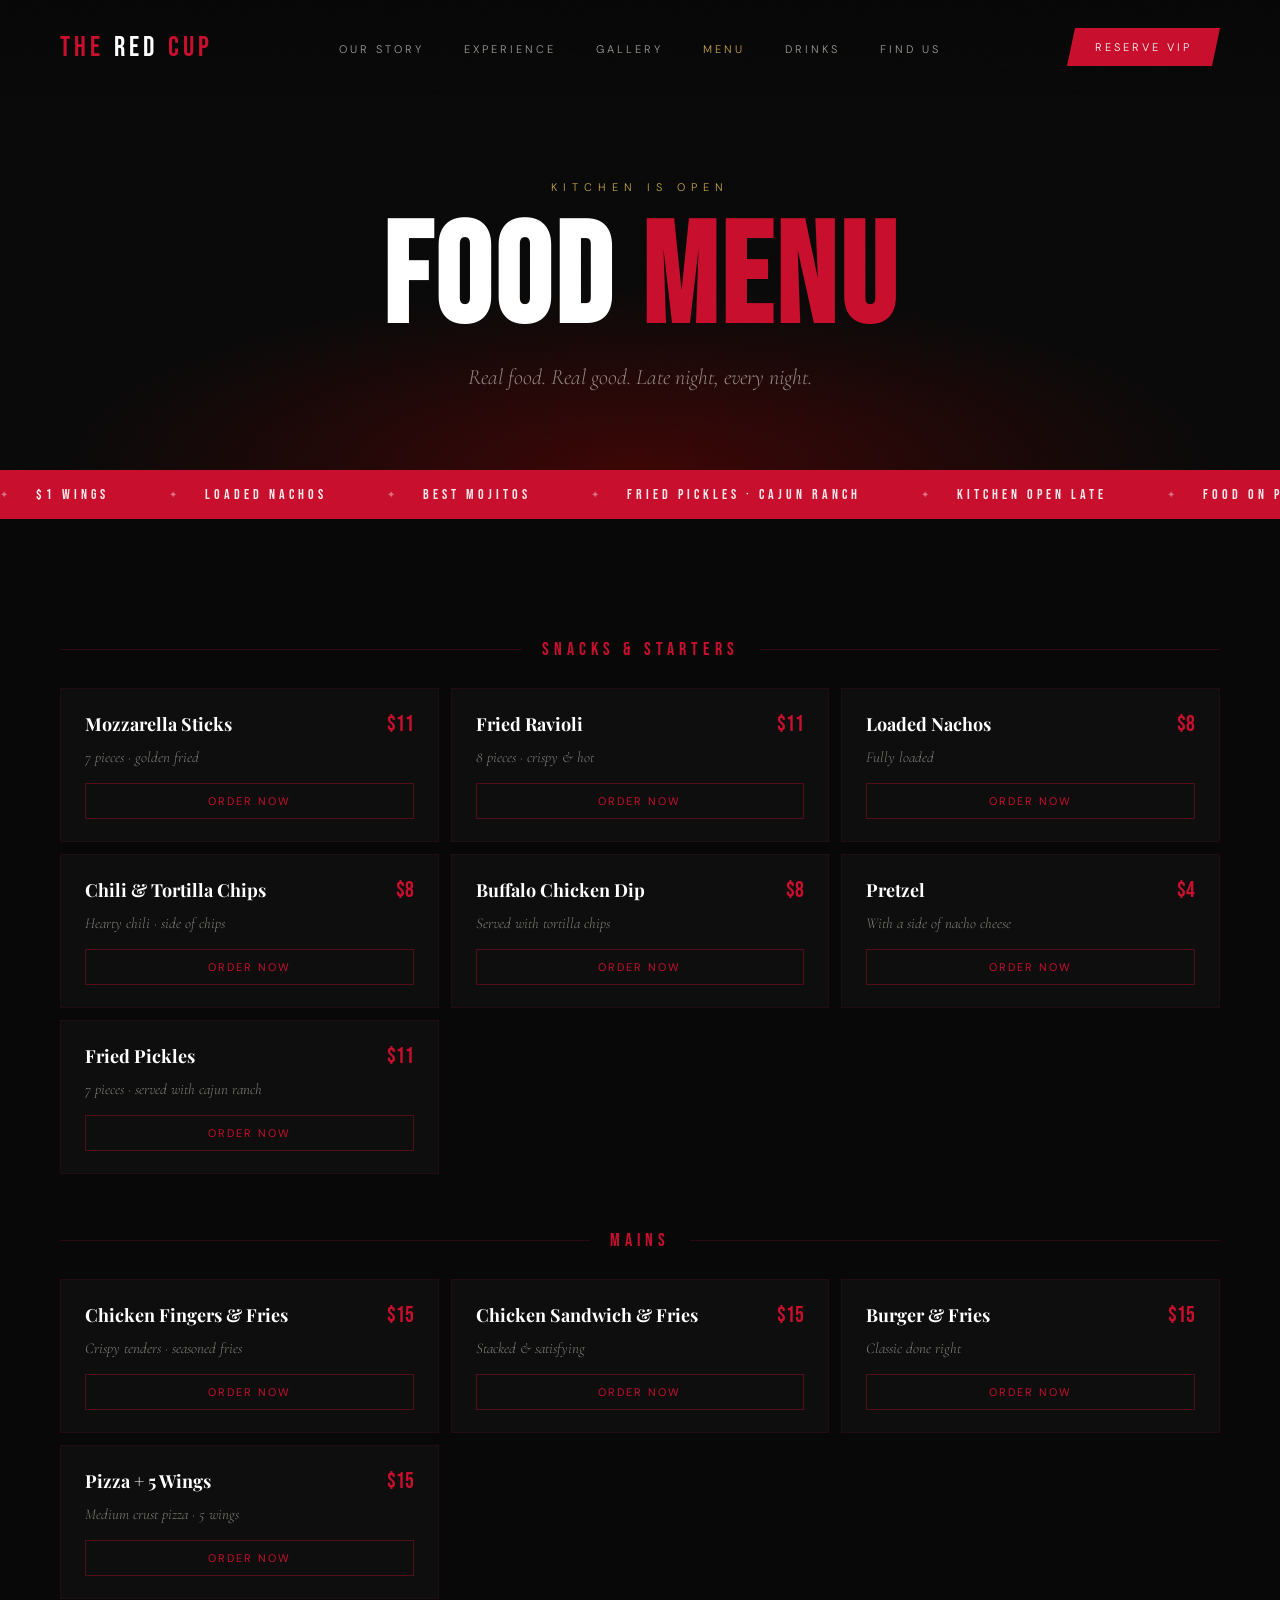
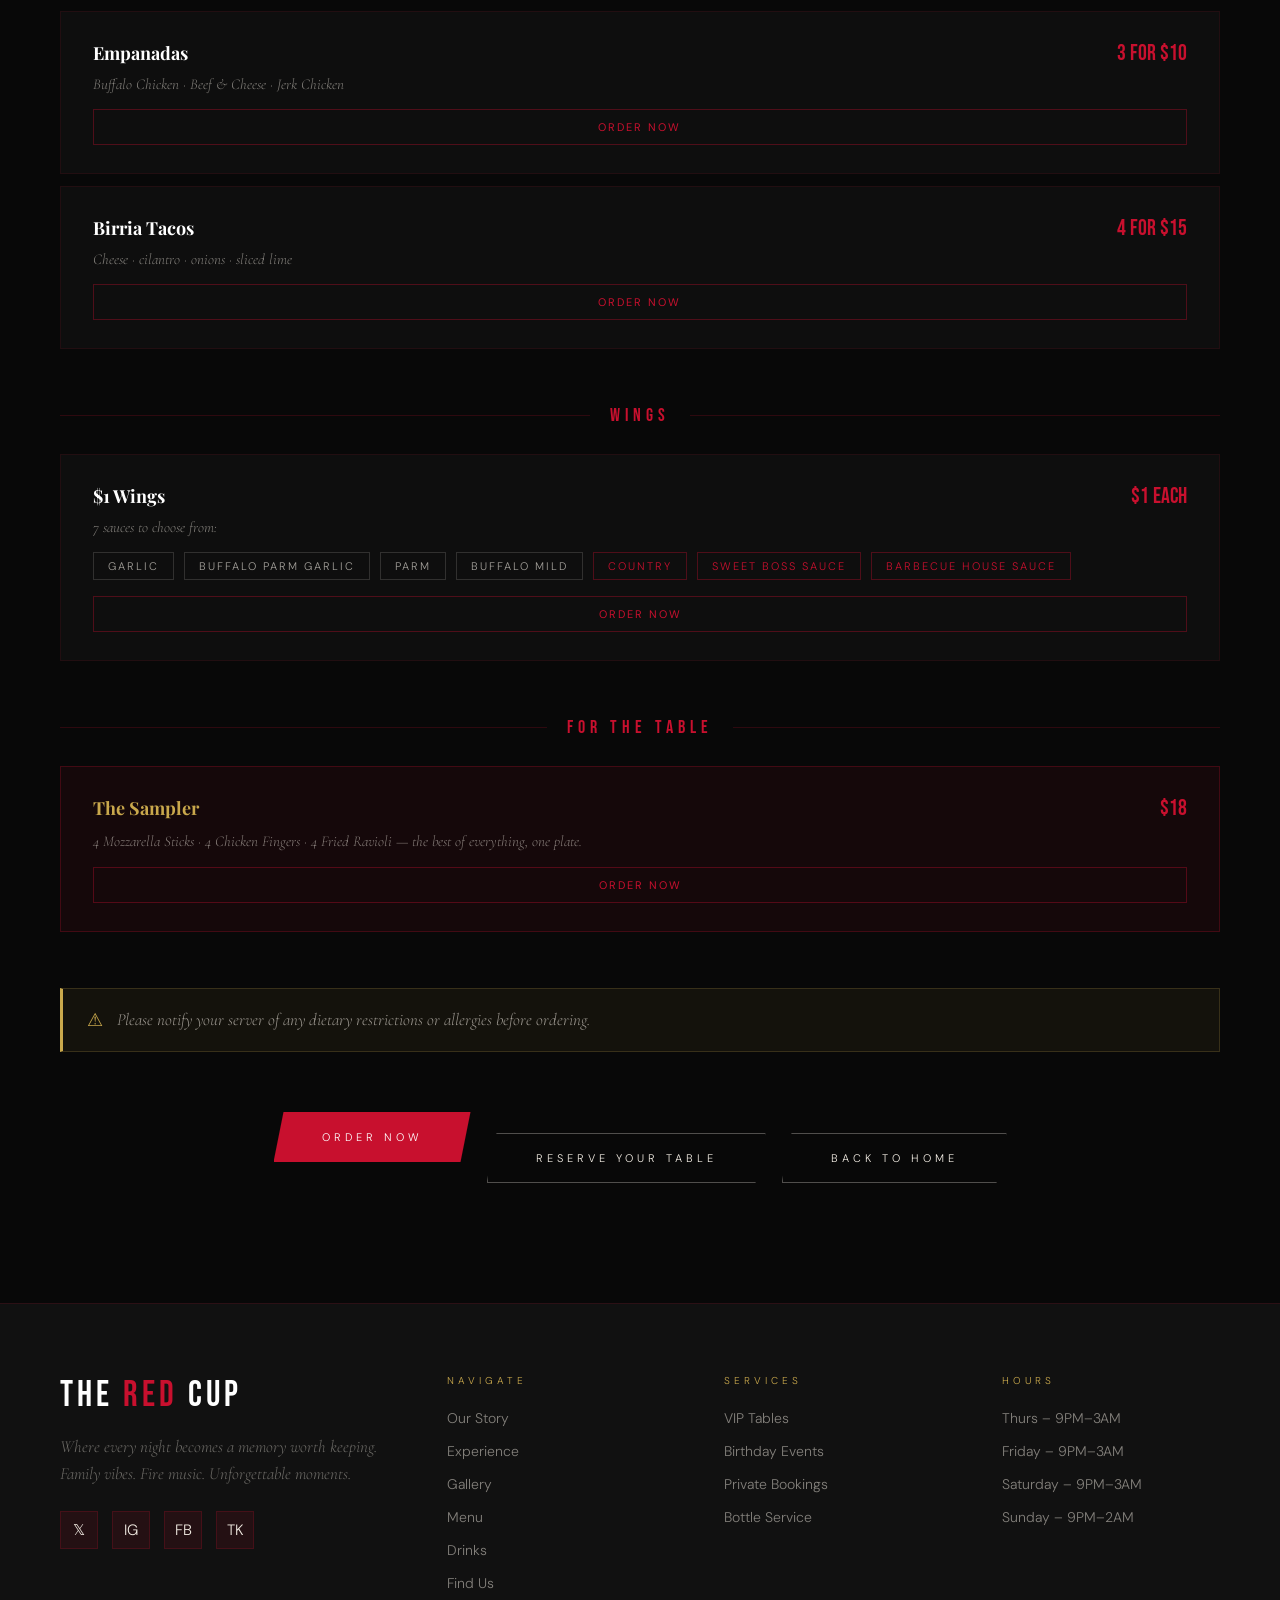
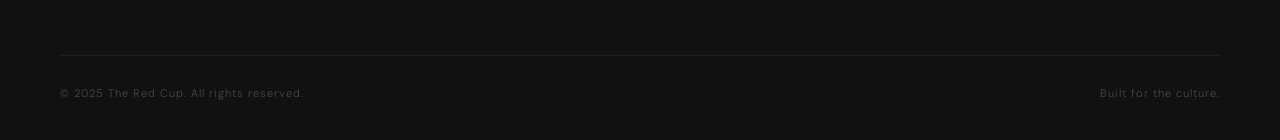
<file: menu.html>
<!DOCTYPE html>
<html lang="en">
<head>
  <meta charset="UTF-8" />
  <meta name="viewport" content="width=device-width, initial-scale=1.0"/>
  <title>The Red Cup — Food Menu</title>
  <link rel="preconnect" href="https://fonts.googleapis.com">
  <link rel="preconnect" href="https://fonts.gstatic.com" crossorigin>
  <link href="https://fonts.googleapis.com/css2?family=Playfair+Display:ital,wght@0,400;0,700;0,900;1,400;1,700&family=Cormorant+Garamond:ital,wght@0,300;0,400;0,600;1,300;1,400&family=Bebas+Neue&family=DM+Sans:wght@300;400;500&display=swap" rel="stylesheet">
  <link rel="stylesheet" href="styles.css">
</head>
<body>



  <!-- NAV -->
  <nav id="navbar">
    <a href="index.html" class="nav-logo"><span>THE</span> RED <span>CUP</span></a>
    <ul class="nav-links">
      <li><a href="index.html#about">Our Story</a></li>
      <li><a href="index.html#experience">Experience</a></li>
      <li><a href="gallery.html">Gallery</a></li>
      <li><a href="menu.html" class="active">Menu</a></li>
      <li><a href="drinks.html">Drinks</a></li>
      <li><a href="index.html#location">Find Us</a></li>
    </ul>
    <a href="#" class="nav-cta" onclick="openModal(); return false;">Reserve VIP</a>
    <button class="nav-hamburger" id="hamburger" aria-label="Open menu">
      <span></span><span></span><span></span>
    </button>
  </nav>
  <div class="nav-mobile-menu" id="mobileMenu">
    <ul>
      <li><a href="index.html#about" onclick="closeMobileMenu()">Our Story</a></li>
      <li><a href="index.html#experience" onclick="closeMobileMenu()">Experience</a></li>
      <li><a href="gallery.html" onclick="closeMobileMenu()">Gallery</a></li>
      <li><a href="menu.html" onclick="closeMobileMenu()">Menu</a></li>
      <li><a href="drinks.html" onclick="closeMobileMenu()">Drinks</a></li>
      <li><a href="index.html#location" onclick="closeMobileMenu()">Find Us</a></li>
      <li><a href="#" class="mobile-reserve" onclick="closeMobileMenu(); openModal(); return false;">Reserve VIP</a></li>
    </ul>
  </div>

  <!-- MENU HERO -->
  <section class="menu-page-hero">
    <div class="hero-grain"></div>
    <div class="menu-page-hero-content">
      <p class="hero-eyebrow">Kitchen Is Open</p>
      <h1 class="menu-page-title">FOOD <span>MENU</span></h1>
      <p class="menu-page-sub">Real food. Real good. Late night, every night.</p>
    </div>
  </section>

  <!-- VIBE STRIP -->
  <div class="vibe-strip">
    <div class="vibe-strip-inner">
      <span class="vibe-strip-item">$1 Wings</span>
      <span class="vibe-strip-item">Loaded Nachos</span>
      <span class="vibe-strip-item">Best Mojitos</span>
      <span class="vibe-strip-item">Fried Pickles · Cajun Ranch</span>
      <span class="vibe-strip-item">Kitchen Open Late</span>
      <span class="vibe-strip-item">Food on Point</span>
      <span class="vibe-strip-item">$1 Wings</span>
      <span class="vibe-strip-item">Loaded Nachos</span>
      <span class="vibe-strip-item">Best Mojitos</span>
      <span class="vibe-strip-item">Fried Pickles · Cajun Ranch</span>
      <span class="vibe-strip-item">Kitchen Open Late</span>
      <span class="vibe-strip-item">Food on Point</span>
    </div>
  </div>

  <!-- MENU CONTENT -->
  <section class="section" style="background: var(--black);">
    <div style="max-width:1200px; margin:0 auto;">

      <!-- SNACKS & STARTERS -->
      <div class="food-category">
        <div class="food-cat-label">
          <span class="food-cat-line"></span>
          <span class="food-cat-title">Snacks &amp; Starters</span>
          <span class="food-cat-line"></span>
        </div>
        <div class="food-grid">
          <div class="food-card">
            <div class="food-card-top">
              <span class="food-name">Mozzarella Sticks</span>
              <span class="food-price">$11</span>
            </div>
            <span class="food-detail">7 pieces · golden fried</span>
          </div>
          <div class="food-card">
            <div class="food-card-top">
              <span class="food-name">Fried Ravioli</span>
              <span class="food-price">$11</span>
            </div>
            <span class="food-detail">8 pieces · crispy &amp; hot</span>
          </div>
          <div class="food-card">
            <div class="food-card-top">
              <span class="food-name">Loaded Nachos</span>
              <span class="food-price">$8</span>
            </div>
            <span class="food-detail">Fully loaded</span>
          </div>
          <div class="food-card">
            <div class="food-card-top">
              <span class="food-name">Chili &amp; Tortilla Chips</span>
              <span class="food-price">$8</span>
            </div>
            <span class="food-detail">Hearty chili · side of chips</span>
          </div>
          <div class="food-card">
            <div class="food-card-top">
              <span class="food-name">Buffalo Chicken Dip</span>
              <span class="food-price">$8</span>
            </div>
            <span class="food-detail">Served with tortilla chips</span>
          </div>
          <div class="food-card">
            <div class="food-card-top">
              <span class="food-name">Pretzel</span>
              <span class="food-price">$4</span>
            </div>
            <span class="food-detail">With a side of nacho cheese</span>
          </div>
          <div class="food-card">
            <div class="food-card-top">
              <span class="food-name">Fried Pickles</span>
              <span class="food-price">$11</span>
            </div>
            <span class="food-detail">7 pieces · served with cajun ranch</span>
          </div>
        </div>
      </div>

      <!-- MAINS -->
      <div class="food-category">
        <div class="food-cat-label">
          <span class="food-cat-line"></span>
          <span class="food-cat-title">Mains</span>
          <span class="food-cat-line"></span>
        </div>
        <div class="food-grid">
          <div class="food-card">
            <div class="food-card-top">
              <span class="food-name">Chicken Fingers &amp; Fries</span>
              <span class="food-price">$15</span>
            </div>
            <span class="food-detail">Crispy tenders · seasoned fries</span>
          </div>
          <div class="food-card">
            <div class="food-card-top">
              <span class="food-name">Chicken Sandwich &amp; Fries</span>
              <span class="food-price">$15</span>
            </div>
            <span class="food-detail">Stacked &amp; satisfying</span>
          </div>
          <div class="food-card">
            <div class="food-card-top">
              <span class="food-name">Burger &amp; Fries</span>
              <span class="food-price">$15</span>
            </div>
            <span class="food-detail">Classic done right</span>
          </div>
          <div class="food-card">
            <div class="food-card-top">
              <span class="food-name">Pizza + 5 Wings</span>
              <span class="food-price">$15</span>
            </div>
            <span class="food-detail">Medium crust pizza · 5 wings</span>
          </div>
          <div class="food-card food-card-wings" data-order-custom="empanadas">
            <div class="food-card-top">
              <span class="food-name">Empanadas</span>
              <span class="food-price">3 for $10</span>
            </div>
            <span class="food-detail" style="margin-bottom:16px; display:block;">Buffalo Chicken · Beef &amp; Cheese · Jerk Chicken</span>
            <button class="add-btn" onclick="openOrderModal()">Order Now</button>
          </div>
          <div class="food-card food-card-wings" data-order-custom="birria">
            <div class="food-card-top">
              <span class="food-name">Birria Tacos</span>
              <span class="food-price">4 for $15</span>
            </div>
            <span class="food-detail" style="margin-bottom:16px; display:block;">Cheese · cilantro · onions · sliced lime</span>
            <button class="add-btn" onclick="openOrderModal()">Order Now</button>
          </div>
        </div>
      </div>

      <!-- WINGS -->
      <div class="food-category">
        <div class="food-cat-label">
          <span class="food-cat-line"></span>
          <span class="food-cat-title">Wings</span>
          <span class="food-cat-line"></span>
        </div>
        <div class="food-grid">
          <div class="food-card food-card-wings" data-order-custom="wings">
            <div class="food-card-top">
              <span class="food-name">$1 Wings</span>
              <span class="food-price">$1 each</span>
            </div>
            <span class="food-detail" style="margin-bottom:16px; display:block;">7 sauces to choose from:</span>
            <div class="wings-sauces">
              <span class="sauce-tag">Garlic</span>
              <span class="sauce-tag">Buffalo Parm Garlic</span>
              <span class="sauce-tag">Parm</span>
              <span class="sauce-tag">Buffalo Mild</span>
              <span class="sauce-tag sauce-tag-red">Country</span>
              <span class="sauce-tag sauce-tag-red">Sweet Boss Sauce</span>
              <span class="sauce-tag sauce-tag-red">Barbecue House Sauce</span>
            </div>
            <button class="add-btn" onclick="openOrderModal()">Order Now</button>
          </div>
        </div>
      </div>

      <!-- FOR THE TABLE -->
      <div class="food-category">
        <div class="food-cat-label">
          <span class="food-cat-line"></span>
          <span class="food-cat-title">For the Table</span>
          <span class="food-cat-line"></span>
        </div>
        <div class="food-grid">
          <div class="food-card food-card-wings food-card-sampler">
            <div class="food-card-top">
              <span class="food-name">The Sampler</span>
              <span class="food-price">$18</span>
            </div>
            <span class="food-detail">4 Mozzarella Sticks · 4 Chicken Fingers · 4 Fried Ravioli — the best of everything, one plate.</span>
          </div>
        </div>
      </div>

      <!-- DIETARY NOTICE -->
      <div class="menu-notice">
        <span class="menu-notice-icon">⚠</span>
        <span>Please notify your server of any dietary restrictions or allergies before ordering.</span>
      </div>

      <div style="text-align:center; margin-top:60px;">
        <a href="#" class="btn-primary" onclick="openOrderModal(); return false;">Order Now</a>
        &nbsp;&nbsp;
        <a href="#" class="btn-outline" onclick="openModal(); return false;">Reserve Your Table</a>
        &nbsp;&nbsp;
        <a href="index.html" class="btn-outline">Back to Home</a>
      </div>

    </div>
  </section>

  <!-- FOOTER -->
  <footer>
    <div class="footer-inner">
      <div class="footer-top">
        <div>
          <div class="footer-logo">THE <span>RED</span> CUP</div>
          <p class="footer-tagline">Where every night becomes a memory worth keeping. Family vibes. Fire music. Unforgettable moments.</p>
          <div class="footer-social">
            <a href="#" class="social-btn">𝕏</a>
            <a href="#" class="social-btn">IG</a>
            <a href="#" class="social-btn">FB</a>
            <a href="#" class="social-btn">TK</a>
          </div>
        </div>
        <div>
          <div class="footer-col-title">Navigate</div>
          <ul class="footer-links">
            <li><a href="index.html#about">Our Story</a></li>
            <li><a href="index.html#experience">Experience</a></li>
            <li><a href="gallery.html">Gallery</a></li>
            <li><a href="menu.html">Menu</a></li>
            <li><a href="drinks.html">Drinks</a></li>
            <li><a href="index.html#location">Find Us</a></li>
          </ul>
        </div>
        <div>
          <div class="footer-col-title">Services</div>
          <ul class="footer-links">
            <li><a href="#">VIP Tables</a></li>
            <li><a href="#">Birthday Events</a></li>
            <li><a href="#">Private Bookings</a></li>
            <li><a href="#">Bottle Service</a></li>
          </ul>
        </div>
        <div>
          <div class="footer-col-title">Hours</div>
          <ul class="footer-links">
            <li><a href="#">Thurs – 9PM–3AM</a></li>
            <li><a href="#">Friday – 9PM–3AM</a></li>
            <li><a href="#">Saturday – 9PM–3AM</a></li>
            <li><a href="#">Sunday – 9PM–2AM</a></li>
          </ul>
        </div>
      </div>
      <div class="footer-bottom">
        <span>© 2025 The Red Cup. All rights reserved.</span>
        <span>Built for the culture.</span>
      </div>
    </div>
  </footer>

  <!-- BOOKING MODAL -->
  <div class="modal-overlay" id="modalOverlay" onclick="handleOverlayClick(event)">
    <div class="modal">
      <button class="modal-close" onclick="closeModal()">✕</button>
      <h2 class="modal-title">Reserve Your Table</h2>
      <p class="modal-sub">VIP, birthday, or general — we've got you covered.</p>
      <div class="form-group">
        <label class="form-label">Your Name</label>
        <input type="text" class="form-input" placeholder="Full name">
      </div>
      <div class="form-row">
        <div class="form-group">
          <label class="form-label">Phone</label>
          <input type="tel" class="form-input" placeholder="(000) 000-0000">
        </div>
        <div class="form-group">
          <label class="form-label">Date</label>
          <input type="date" class="form-input">
        </div>
      </div>
      <div class="form-row">
        <div class="form-group">
          <label class="form-label">Party Size</label>
          <input type="number" class="form-input" placeholder="# of guests" min="1">
        </div>
        <div class="form-group">
          <label class="form-label">Type</label>
          <select class="form-input">
            <option>General</option>
            <option>VIP Table</option>
            <option>Birthday Event</option>
            <option>Private Event</option>
          </select>
        </div>
      </div>
      <div class="form-group">
        <label class="form-label">Special Requests</label>
        <input type="text" class="form-input" placeholder="Anything you need...">
      </div>
      <button class="form-submit" onclick="submitForm()">Send My Request</button>
    </div>
  </div>

  <script src="script.js"></script>
</body>
</html>
</file>
<file: styles.css>
/* =============================================
   THE RED CUP — styles.css
   ============================================= */

:root {
  --red: #C8102E;
  --red-deep: #8B0000;
  --red-glow: #FF2244;
  --gold: #C9A84C;
  --gold-light: #F0D080;
  --cream: #F5EFE6;
  --black: #080808;
  --charcoal: #111111;
  --dark: #1A0A0A;
  --muted: #6B5555;
  --white: #FFFFFF;
}

*, *::before, *::after { margin: 0; padding: 0; box-sizing: border-box; }
html { scroll-behavior: smooth; }

body {
  background: var(--black);
  color: var(--cream);
  font-family: 'DM Sans', sans-serif;
  font-weight: 300;
  overflow-x: hidden;
  cursor: auto;
}

/* ── NAV ── */
nav {
  position: fixed; top: 0; left: 0; right: 0; z-index: 100;
  display: flex; align-items: center; justify-content: space-between;
  padding: 28px 60px;
  background: linear-gradient(to bottom, rgba(8,8,8,0.95), transparent);
  transition: padding 0.4s, background 0.4s;
}
nav.scrolled {
  padding: 18px 60px;
  background: rgba(8,8,8,0.97);
  border-bottom: 1px solid rgba(200,16,46,0.15);
  backdrop-filter: blur(12px);
}
.nav-logo {
  font-family: 'Bebas Neue', sans-serif;
  font-size: 28px; letter-spacing: 4px;
  color: var(--white); text-decoration: none;
  display: flex; align-items: center; gap: 10px;
}
.nav-logo span { color: var(--red); }
.nav-links { display: flex; gap: 40px; list-style: none; }
.nav-links a {
  font-family: 'DM Sans', sans-serif;
  font-size: 11px; letter-spacing: 3px; text-transform: uppercase;
  color: rgba(245,239,230,0.65);
  text-decoration: none; transition: color 0.3s;
}
.nav-links a:hover,
.nav-links a.active { color: var(--gold); }
.nav-cta {
  background: var(--red); color: white;
  font-family: 'DM Sans', sans-serif;
  font-size: 11px; letter-spacing: 3px; text-transform: uppercase;
  padding: 12px 28px; border: none; cursor: pointer; text-decoration: none;
  transition: background 0.3s, box-shadow 0.3s;
  clip-path: polygon(8px 0%, 100% 0%, calc(100% - 8px) 100%, 0% 100%);
}
.nav-cta:hover {
  background: var(--red-glow);
  box-shadow: 0 0 30px rgba(200,16,46,0.5);
}

/* ── MOBILE MENU (hamburger hidden on desktop) ── */
.nav-hamburger { display: none; }
.nav-mobile-menu { display: none; }

@media (max-width: 768px) {
  .nav-links, .nav-cta { display: none !important; }
  nav { padding: 20px 24px; }
  nav.scrolled { padding: 14px 24px; }
  .nav-hamburger {
    display: flex; flex-direction: column;
    justify-content: center; gap: 5px;
    background: none; border: none; cursor: pointer; padding: 4px;
    z-index: 200;
  }
  .nav-hamburger span {
    display: block; width: 24px; height: 2px;
    background: var(--cream); border-radius: 2px;
    transition: transform 0.3s, opacity 0.3s;
  }
  .nav-hamburger.open span:nth-child(1) { transform: translateY(7px) rotate(45deg); }
  .nav-hamburger.open span:nth-child(2) { opacity: 0; }
  .nav-hamburger.open span:nth-child(3) { transform: translateY(-7px) rotate(-45deg); }
  .nav-mobile-menu.open {
    display: flex; flex-direction: column;
    align-items: center; justify-content: center;
    position: fixed; inset: 0;
    background: rgba(8,8,8,0.97);
    z-index: 150;
  }
  .nav-mobile-menu ul { list-style: none; text-align: center; }
  .nav-mobile-menu ul li { margin: 22px 0; }
  .nav-mobile-menu ul li a {
    font-family: 'Bebas Neue', sans-serif;
    font-size: 34px; letter-spacing: 4px;
    color: var(--cream); text-decoration: none;
    transition: color 0.2s;
  }
  .nav-mobile-menu ul li a:hover { color: var(--red); }
  .nav-mobile-menu .mobile-reserve { color: var(--red) !important; }
}

/* ── BUTTONS ── */
.btn-primary {
  background: var(--red); color: white;
  font-family: 'DM Sans', sans-serif;
  font-size: 11px; letter-spacing: 4px; text-transform: uppercase;
  padding: 18px 48px; border: none; cursor: pointer; text-decoration: none;
  display: inline-block; transition: all 0.3s;
  clip-path: polygon(10px 0%, 100% 0%, calc(100% - 10px) 100%, 0% 100%);
  position: relative; overflow: hidden;
}
.btn-primary::before {
  content: '';
  position: absolute; inset: 0;
  background: linear-gradient(135deg, transparent 40%, rgba(255,255,255,0.15) 50%, transparent 60%);
  transform: translateX(-100%); transition: transform 0.5s;
}
.btn-primary:hover::before { transform: translateX(100%); }
.btn-primary:hover {
  background: var(--red-glow);
  box-shadow: 0 0 40px rgba(200,16,46,0.6), 0 0 80px rgba(200,16,46,0.2);
}
.btn-outline {
  background: transparent; color: var(--cream);
  font-family: 'DM Sans', sans-serif;
  font-size: 11px; letter-spacing: 4px; text-transform: uppercase;
  padding: 17px 48px; border: 1px solid rgba(245,239,230,0.3);
  cursor: pointer; text-decoration: none; display: inline-block;
  transition: all 0.3s;
  clip-path: polygon(10px 0%, 100% 0%, calc(100% - 10px) 100%, 0% 100%);
}
.btn-outline:hover { border-color: var(--gold); color: var(--gold); }

/* ── SECTION BASE ── */
.section { padding: 120px 60px; position: relative; }

.section-label {
  font-size: 10px; letter-spacing: 6px; text-transform: uppercase;
  color: var(--red); margin-bottom: 20px;
  display: flex; align-items: center; gap: 16px;
}
.section-label::before {
  content: ''; display: block;
  width: 40px; height: 1px; background: var(--red);
}
.section-header { text-align: center; margin-bottom: 70px; }
.section-title {
  font-family: 'Bebas Neue', sans-serif;
  font-size: clamp(48px, 6vw, 80px);
  letter-spacing: 3px; color: var(--white);
}
.section-title span { color: var(--red); }
.section-sub {
  font-family: 'Cormorant Garamond', serif;
  font-size: 18px; font-style: italic;
  color: rgba(245,239,230,0.5); margin-top: 12px;
}

/* ── VIBE STRIP ── */
.vibe-strip { background: var(--red); padding: 16px 0; overflow: hidden; }
.vibe-strip-inner {
  display: flex; gap: 60px;
  animation: marquee 20s linear infinite;
  width: max-content;
}
@keyframes marquee {
  from { transform: translateX(0); }
  to   { transform: translateX(-50%); }
}
.vibe-strip-item {
  font-family: 'Bebas Neue', sans-serif;
  font-size: 14px; letter-spacing: 4px;
  color: rgba(255,255,255,0.9); white-space: nowrap;
  display: flex; align-items: center; gap: 24px;
}
.vibe-strip-item::before { content: '✦'; color: rgba(255,255,255,0.4); font-size: 10px; }

/* ── HERO ── */
.hero {
  position: relative; height: 110vh; min-height: 800px;
  display: flex; align-items: center; justify-content: center;
  overflow: hidden; background: var(--black); padding-bottom: 48px;
}
.hero-bg {
  position: absolute; inset: 0;
  background:
    radial-gradient(ellipse 80% 60% at 50% 110%, rgba(139,0,0,0.45) 0%, transparent 65%),
    radial-gradient(ellipse 40% 40% at 80% 20%, rgba(200,16,46,0.08) 0%, transparent 60%),
    radial-gradient(ellipse 60% 80% at 20% 80%, rgba(200,16,46,0.06) 0%, transparent 60%);
}
.hero-grain {
  position: absolute; inset: 0;
  background-image: url("data:image/svg+xml,%3Csvg viewBox='0 0 256 256' xmlns='http://www.w3.org/2000/svg'%3E%3Cfilter id='noise'%3E%3CfeTurbulence type='fractalNoise' baseFrequency='0.9' numOctaves='4' stitchTiles='stitch'/%3E%3C/filter%3E%3Crect width='100%25' height='100%25' filter='url(%23noise)' opacity='0.04'/%3E%3C/svg%3E");
  opacity: 0.4; pointer-events: none;
}
.hero-lines {
  position: absolute; inset: 0; pointer-events: none;
  background-image: repeating-linear-gradient(
    0deg, transparent, transparent 60px,
    rgba(200,16,46,0.03) 60px, rgba(200,16,46,0.03) 61px
  );
}
.hero-content {
  position: relative; z-index: 2; text-align: center; padding: 80px 20px 0;
  animation: heroFadeIn 1.6s ease forwards;
}
@keyframes heroFadeIn {
  from { opacity: 0; transform: translateY(30px); }
  to   { opacity: 1; transform: translateY(0); }
}
.hero-eyebrow {
  font-family: 'DM Sans', sans-serif;
  font-size: 11px; letter-spacing: 6px; text-transform: uppercase;
  color: var(--gold); margin-bottom: 24px;
  animation: fadeSlideUp 1s ease 0.3s both;
}
@keyframes fadeSlideUp {
  from { opacity: 0; transform: translateY(20px); }
  to   { opacity: 1; transform: translateY(0); }
}
.hero-title {
  font-family: 'Bebas Neue', sans-serif;
  font-size: clamp(90px, 16vw, 200px);
  letter-spacing: 2px; line-height: 0.88; color: var(--white);
  animation: fadeSlideUp 1s ease 0.5s both;
}
.hero-title .red-word { color: var(--red); }
.hero-subtitle {
  font-family: 'Cormorant Garamond', serif;
  font-size: clamp(16px, 2.5vw, 22px);
  font-style: italic; font-weight: 300;
  color: rgba(245,239,230,0.6); margin-top: 28px; letter-spacing: 1px;
  animation: fadeSlideUp 1s ease 0.7s both;
}
.hero-ctas {
  display: flex; gap: 20px; justify-content: center; align-items: center;
  margin-top: 52px; animation: fadeSlideUp 1s ease 0.9s both;
}
.hero-scroll-hint {
  position: absolute; bottom: 40px; left: 50%; transform: translateX(-50%);
  display: flex; flex-direction: column; align-items: center; gap: 10px;
  animation: fadeSlideUp 1s ease 1.2s both;
}
.scroll-line {
  width: 1px; height: 60px;
  background: linear-gradient(to bottom, rgba(200,16,46,0.8), transparent);
  animation: scrollPulse 2s ease-in-out infinite;
}
@keyframes scrollPulse {
  0%, 100% { opacity: 0.4; transform: scaleY(1); }
  50%       { opacity: 1;   transform: scaleY(1.2); }
}
.scroll-text { font-size: 9px; letter-spacing: 4px; text-transform: uppercase; color: rgba(200,16,46,0.7); }
.glow-pulse { animation: glowPulse 4s ease-in-out infinite; }
@keyframes glowPulse {
  0%, 100% { text-shadow: none; }
  50%       { text-shadow: 0 0 40px rgba(200,16,46,0.8), 0 0 80px rgba(200,16,46,0.3); }
}

/* ── ABOUT ── */
.about {
  display: grid; grid-template-columns: 1fr 1fr;
  gap: 80px; align-items: center;
  max-width: 1200px; margin: 0 auto;
}
.about-heading {
  font-family: 'Playfair Display', serif;
  font-size: clamp(40px, 5vw, 62px); line-height: 1.1; font-weight: 400;
  color: var(--white); margin-bottom: 28px;
}
.about-heading em { font-style: italic; color: var(--gold); }
.about-body {
  font-family: 'Cormorant Garamond', serif;
  font-size: 20px; line-height: 1.75;
  color: rgba(245,239,230,0.7); font-weight: 300; margin-bottom: 20px;
}
.about-card {
  background: var(--dark); border: 1px solid rgba(200,16,46,0.2);
  padding: 60px 40px; position: relative; overflow: hidden;
}
.about-card::before {
  content: ''; position: absolute; top: 0; left: 0;
  width: 3px; height: 100%;
  background: linear-gradient(to bottom, var(--red), transparent);
}
.about-card::after {
  content: ''; position: absolute; bottom: 0; right: 0;
  width: 100px; height: 100px;
  background: radial-gradient(circle, rgba(200,16,46,0.15), transparent);
}
.big-quote {
  font-family: 'Playfair Display', serif;
  font-size: 120px; line-height: 1;
  color: rgba(200,16,46,0.12);
  position: absolute; top: 10px; right: 20px;
}
.about-quote-text {
  font-family: 'Cormorant Garamond', serif;
  font-size: 26px; font-style: italic; line-height: 1.6;
  color: var(--cream); position: relative; z-index: 1; margin-bottom: 28px;
}
.about-quote-attr { font-size: 11px; letter-spacing: 3px; text-transform: uppercase; color: var(--gold); }
.about-stats { display: flex; gap: 40px; margin-top: 50px; }
.stat { text-align: center; }
.stat-num { font-family: 'Bebas Neue', sans-serif; font-size: 52px; color: var(--red); line-height: 1; }
.stat-label { font-size: 10px; letter-spacing: 3px; text-transform: uppercase; color: rgba(245,239,230,0.45); margin-top: 6px; }

/* ── EXPERIENCES ── */
.experiences { background: var(--dark); }
.experiences-inner { max-width: 1200px; margin: 0 auto; }
.exp-grid { display: grid; grid-template-columns: repeat(3, 1fr); gap: 2px; }
.exp-card {
  position: relative; padding: 50px 36px;
  background: rgba(255,255,255,0.02); border: 1px solid rgba(200,16,46,0.08);
  overflow: hidden; transition: background 0.4s, border-color 0.4s;
}
.exp-card:hover { background: rgba(200,16,46,0.06); border-color: rgba(200,16,46,0.3); }
.exp-card::before {
  content: ''; position: absolute; top: 0; left: 0; right: 0; height: 2px;
  background: linear-gradient(90deg, transparent, var(--red), transparent);
  transform: scaleX(0); transition: transform 0.5s;
}
.exp-card:hover::before { transform: scaleX(1); }
.exp-icon { font-size: 36px; margin-bottom: 24px; display: block; }
.exp-title { font-family: 'Playfair Display', serif; font-size: 26px; font-weight: 700; color: var(--white); margin-bottom: 14px; }
.exp-desc { font-family: 'Cormorant Garamond', serif; font-size: 18px; line-height: 1.7; color: rgba(245,239,230,0.6); font-weight: 300; }
.exp-tag {
  display: inline-block; margin-top: 20px;
  font-size: 10px; letter-spacing: 3px; text-transform: uppercase;
  color: var(--gold); border: 1px solid rgba(201,168,76,0.3); padding: 6px 14px;
}

/* ── VIP ── */
.vip-section { position: relative; overflow: hidden; background: var(--black); padding: 140px 60px; }
.vip-section::before {
  content: ''; position: absolute; inset: 0;
  background: radial-gradient(ellipse 70% 70% at 50% 50%, rgba(139,0,0,0.3) 0%, transparent 70%);
}
.vip-inner { position: relative; z-index: 2; max-width: 800px; margin: 0 auto; text-align: center; }
.vip-badge {
  display: inline-block;
  background: linear-gradient(135deg, var(--gold), var(--gold-light), var(--gold));
  color: var(--black); font-family: 'Bebas Neue', sans-serif;
  font-size: 12px; letter-spacing: 5px; padding: 8px 24px; margin-bottom: 36px;
}
.vip-title { font-family: 'Playfair Display', serif; font-size: clamp(46px, 6vw, 72px); line-height: 1.1; font-weight: 900; color: var(--white); margin-bottom: 24px; }
.vip-title em { font-style: italic; color: var(--gold); }
.vip-body { font-family: 'Cormorant Garamond', serif; font-size: 20px; line-height: 1.75; color: rgba(245,239,230,0.65); margin-bottom: 50px; }
.vip-perks { display: grid; grid-template-columns: repeat(2, 1fr); gap: 16px; margin-bottom: 52px; text-align: left; }
.vip-perk { display: flex; align-items: center; gap: 14px; padding: 16px 20px; background: rgba(200,16,46,0.06); border: 1px solid rgba(200,16,46,0.15); }
.vip-perk-dot { width: 6px; height: 6px; background: var(--red); border-radius: 50%; flex-shrink: 0; }
.vip-perk-text { font-size: 13px; letter-spacing: 1px; color: rgba(245,239,230,0.75); }

/* ── REVIEWS ── */
.reviews { background: var(--charcoal); }
.reviews-inner { max-width: 1100px; margin: 0 auto; }
.reviews-grid { display: grid; grid-template-columns: repeat(3, 1fr); gap: 24px; }
.review-card {
  background: var(--dark); padding: 36px 30px;
  border: 1px solid rgba(200,16,46,0.1); position: relative;
  transition: transform 0.3s, box-shadow 0.3s;
}
.review-card:hover { transform: translateY(-4px); box-shadow: 0 20px 60px rgba(200,16,46,0.12); }
.review-stars { color: var(--gold); font-size: 14px; letter-spacing: 2px; margin-bottom: 18px; }
.review-text { font-family: 'Cormorant Garamond', serif; font-size: 18px; font-style: italic; line-height: 1.7; color: rgba(245,239,230,0.8); margin-bottom: 24px; }
.review-author { font-size: 11px; letter-spacing: 2px; text-transform: uppercase; color: var(--gold); }
.review-card .quote-mark { position: absolute; top: 16px; right: 20px; font-family: 'Playfair Display', serif; font-size: 80px; line-height: 1; color: rgba(200,16,46,0.08); }

/* ── GALLERY ── */
.gallery-section { background: var(--dark); }
.gallery-inner { max-width: 1300px; margin: 0 auto; }
.collage { display: flex; flex-direction: column; gap: 12px; margin-top: 60px; }
.collage-row-3 { display: grid; grid-template-columns: 1fr 1fr 1fr; gap: 12px; }
.collage-row-2 { display: grid; grid-template-columns: 1fr 1fr; gap: 12px; }
.collage-row-3 > div,
.collage-row-2 > div { overflow: hidden; }
.collage img {
  width: 100%; height: auto; display: block;
  object-fit: cover; object-position: center;
  transition: transform 0.4s ease;
}
.collage-row-3 img { height: 380px; }
.collage-row-2 img { height: 480px; }
.collage-row-3 > div:hover img,
.collage-row-2 > div:hover img { transform: scale(1.03); }
@media (max-width: 768px) {
  .collage-row-3, .collage-row-2 { grid-template-columns: 1fr; }
  .collage-row-3 img, .collage-row-2 img { height: 280px; }
}

/* ── LOCATION ── */
.location-section { background: var(--black); padding: 120px 60px; }
.location-inner { max-width: 1200px; margin: 0 auto; display: grid; grid-template-columns: 1fr 1fr; gap: 80px; align-items: start; }
.location-info-item { display: flex; gap: 20px; align-items: flex-start; margin-bottom: 36px; }
.location-info-icon { width: 44px; height: 44px; background: rgba(200,16,46,0.12); border: 1px solid rgba(200,16,46,0.25); display: flex; align-items: center; justify-content: center; font-size: 18px; flex-shrink: 0; }
.location-info-label { font-size: 10px; letter-spacing: 3px; text-transform: uppercase; color: var(--red); margin-bottom: 6px; }
.location-info-val { font-family: 'Cormorant Garamond', serif; font-size: 20px; color: rgba(245,239,230,0.8); }
.map-embed-wrapper { position: relative; overflow: hidden; border: 1px solid rgba(200,16,46,0.2); }
.map-embed-wrapper iframe { display: block; }
.map-overlay-label { position: absolute; bottom: 0; left: 0; right: 0; background: rgba(8,8,8,0.88); backdrop-filter: blur(8px); padding: 14px 20px; display: flex; align-items: center; gap: 12px; font-size: 13px; letter-spacing: 1px; color: rgba(245,239,230,0.7); border-top: 1px solid rgba(200,16,46,0.2); }
.map-directions-btn { margin-left: auto; font-size: 11px; letter-spacing: 2px; text-transform: uppercase; color: var(--red); text-decoration: none; padding: 6px 16px; border: 1px solid rgba(200,16,46,0.4); transition: background 0.3s, color 0.3s; }
.map-directions-btn:hover { background: var(--red); color: white; }

/* ── FOOD MENU PAGE ── */
.menu-page-hero {
  position: relative; padding: 180px 60px 80px;
  background: var(--black); overflow: hidden; text-align: center;
}
.menu-page-hero::before {
  content: ''; position: absolute; inset: 0;
  background: radial-gradient(ellipse 70% 60% at 50% 100%, rgba(139,0,0,0.4) 0%, transparent 65%);
}
.menu-page-hero-content { position: relative; z-index: 2; }
.menu-page-title {
  font-family: 'Bebas Neue', sans-serif;
  font-size: clamp(70px, 12vw, 140px); letter-spacing: 4px; line-height: 0.9;
  color: var(--white);
}
.menu-page-title span { color: var(--red); }
.menu-page-sub {
  font-family: 'Cormorant Garamond', serif;
  font-size: 22px; font-style: italic;
  color: rgba(245,239,230,0.55); margin-top: 20px;
}
.food-category { margin-bottom: 56px; }
.food-cat-label { display: flex; align-items: center; gap: 20px; margin-bottom: 28px; }
.food-cat-line { flex: 1; height: 1px; background: rgba(200,16,46,0.2); }
.food-cat-title { font-family: 'Bebas Neue', sans-serif; font-size: 18px; letter-spacing: 5px; color: var(--red); white-space: nowrap; }
.food-grid { display: grid; grid-template-columns: repeat(3, 1fr); gap: 12px; }
.food-card {
  background: rgba(255,255,255,0.025); border: 1px solid rgba(200,16,46,0.1);
  padding: 22px 24px; transition: background 0.3s, border-color 0.3s, transform 0.2s;
}
.food-card:hover { background: rgba(200,16,46,0.07); border-color: rgba(200,16,46,0.3); transform: translateY(-2px); }
.food-card-top { display: flex; justify-content: space-between; align-items: baseline; gap: 12px; margin-bottom: 8px; }
.food-name { font-family: 'Playfair Display', serif; font-size: 18px; font-weight: 700; color: var(--white); }
.food-price { font-family: 'Bebas Neue', sans-serif; font-size: 22px; color: var(--red); white-space: nowrap; }
.food-detail { font-family: 'Cormorant Garamond', serif; font-size: 15px; font-style: italic; color: rgba(245,239,230,0.5); }
.food-card-wings { grid-column: 1 / -1; padding: 28px 32px; }
.food-card-sampler { background: rgba(200,16,46,0.07); border-color: rgba(200,16,46,0.25); }
.food-card-sampler .food-name { color: var(--gold); }
.wings-sauces { display: flex; flex-wrap: wrap; gap: 10px; margin-top: 4px; }
.sauce-tag { font-size: 11px; letter-spacing: 2px; text-transform: uppercase; padding: 6px 14px; border: 1px solid rgba(245,239,230,0.15); color: rgba(245,239,230,0.65); }
.sauce-tag-red { border-color: rgba(200,16,46,0.35); color: var(--red); }
.menu-notice { display: flex; align-items: flex-start; gap: 14px; margin-top: 48px; padding: 20px 24px; background: rgba(201,168,76,0.06); border: 1px solid rgba(201,168,76,0.2); border-left: 3px solid var(--gold); font-family: 'Cormorant Garamond', serif; font-size: 17px; font-style: italic; color: rgba(245,239,230,0.6); }
.menu-notice-icon { color: var(--gold); font-style: normal; font-size: 18px; flex-shrink: 0; }

/* ── FOOTER ── */
footer { background: var(--charcoal); border-top: 1px solid rgba(200,16,46,0.15); padding: 70px 60px 40px; }
.footer-inner { max-width: 1200px; margin: 0 auto; }
.footer-top { display: grid; grid-template-columns: 1.5fr 1fr 1fr 1fr; gap: 60px; padding-bottom: 50px; border-bottom: 1px solid rgba(255,255,255,0.06); }
.footer-logo { font-family: 'Bebas Neue', sans-serif; font-size: 36px; letter-spacing: 4px; color: var(--white); margin-bottom: 16px; }
.footer-logo span { color: var(--red); }
.footer-tagline { font-family: 'Cormorant Garamond', serif; font-size: 17px; font-style: italic; color: rgba(245,239,230,0.4); line-height: 1.6; }
.footer-col-title { font-size: 10px; letter-spacing: 4px; text-transform: uppercase; color: var(--gold); margin-bottom: 20px; }
.footer-links { list-style: none; }
.footer-links li { margin-bottom: 12px; }
.footer-links a { font-size: 14px; color: rgba(245,239,230,0.5); text-decoration: none; transition: color 0.3s; }
.footer-links a:hover { color: var(--cream); }
.footer-social { display: flex; gap: 14px; margin-top: 24px; }
.social-btn { width: 38px; height: 38px; background: rgba(200,16,46,0.1); border: 1px solid rgba(200,16,46,0.2); display: flex; align-items: center; justify-content: center; font-size: 15px; cursor: pointer; transition: all 0.3s; text-decoration: none; color: var(--cream); }
.social-btn:hover { background: var(--red); border-color: var(--red); }
.footer-bottom { display: flex; justify-content: space-between; align-items: center; padding-top: 30px; font-size: 11px; color: rgba(245,239,230,0.25); letter-spacing: 1px; }

/* ── BOOKING MODAL ── */
.modal-overlay { display: none; position: fixed; inset: 0; z-index: 1000; background: rgba(8,8,8,0.92); backdrop-filter: blur(8px); align-items: center; justify-content: center; }
.modal-overlay.open { display: flex; }
.modal { background: var(--dark); border: 1px solid rgba(200,16,46,0.25); padding: 60px 50px; width: 100%; max-width: 520px; position: relative; animation: modalIn 0.4s ease; }
@keyframes modalIn { from { opacity: 0; transform: scale(0.94) translateY(20px); } to { opacity: 1; transform: scale(1) translateY(0); } }
.modal-close { position: absolute; top: 20px; right: 24px; background: none; border: none; cursor: pointer; font-size: 22px; color: rgba(245,239,230,0.4); transition: color 0.3s; }
.modal-close:hover { color: var(--red); }
.modal-title { font-family: 'Playfair Display', serif; font-size: 36px; font-weight: 900; color: var(--white); margin-bottom: 8px; }
.modal-sub { font-family: 'Cormorant Garamond', serif; font-style: italic; font-size: 17px; color: rgba(245,239,230,0.5); margin-bottom: 36px; }
.form-group { margin-bottom: 20px; }
.form-label { font-size: 10px; letter-spacing: 3px; text-transform: uppercase; color: var(--red); margin-bottom: 8px; display: block; }
.form-input { width: 100%; padding: 14px 16px; background: rgba(255,255,255,0.04); border: 1px solid rgba(200,16,46,0.2); color: var(--cream); font-family: 'DM Sans', sans-serif; font-size: 14px; outline: none; transition: border-color 0.3s; }
.form-input:focus { border-color: var(--red); }
.form-row { display: grid; grid-template-columns: 1fr 1fr; gap: 16px; }
.form-submit { width: 100%; padding: 18px; background: var(--red); color: white; border: none; cursor: pointer; font-family: 'DM Sans', sans-serif; font-size: 11px; letter-spacing: 4px; text-transform: uppercase; margin-top: 12px; transition: background 0.3s, box-shadow 0.3s; }
.form-submit:hover { background: var(--red-glow); box-shadow: 0 0 30px rgba(200,16,46,0.5); }
select.form-input option { background: var(--dark); color: var(--cream); }

/* ── RESPONSIVE ── */
@media (max-width: 900px) {
  nav { padding: 20px 28px; }
  nav.scrolled { padding: 14px 28px; }
  .nav-links { display: none; }
  .section { padding: 80px 28px; }
  .menu-page-hero { padding: 140px 28px 60px; }
  .about { grid-template-columns: 1fr; gap: 48px; }
  .exp-grid { grid-template-columns: 1fr; }
  .reviews-grid { grid-template-columns: 1fr; }
  .vip-perks { grid-template-columns: 1fr; }
  .location-inner { grid-template-columns: 1fr; }
  .footer-top { grid-template-columns: 1fr 1fr; gap: 40px; }
  .hero-ctas { flex-direction: column; gap: 14px; }
  .event-row { grid-template-columns: 80px 1fr; }
  .event-badge { display: none; }
  .food-grid { grid-template-columns: 1fr 1fr; }
  .food-card-wings { grid-column: 1 / -1; }
}
@media (max-width: 600px) {
  .food-grid { grid-template-columns: 1fr; }
  .footer-top { grid-template-columns: 1fr; }
}

/* ── ORDER / CART SYSTEM ── */
.add-btn {
  display: block; width: 100%; margin-top: 16px;
  padding: 10px 16px; background: transparent;
  border: 1px solid rgba(200,16,46,0.35); color: var(--red);
  font-family: 'DM Sans', sans-serif; font-size: 11px;
  letter-spacing: 2px; text-transform: uppercase;
  cursor: pointer; transition: background 0.25s, color 0.25s;
}
.add-btn:hover { background: var(--red); color: white; }
.add-btn-wings { flex-shrink: 0; width: auto; margin-top: 0; }

.wings-order-row {
  display: flex; align-items: center; gap: 14px; margin-top: 20px;
  flex-wrap: wrap; padding-top: 20px;
  border-top: 1px solid rgba(200,16,46,0.15);
}
.birria-order-row {
  display: flex; align-items: center; gap: 20px; margin-top: 20px;
  flex-wrap: wrap; padding-top: 20px;
  border-top: 1px solid rgba(200,16,46,0.15);
}
.birria-type-ctrl { display: flex; align-items: center; gap: 12px; }
.birria-type-label {
  font-family: 'DM Sans', sans-serif; font-size: 12px;
  letter-spacing: 2px; text-transform: uppercase;
  color: rgba(245,239,230,0.65); min-width: 56px;
}
.birria-qty-num {
  font-family: 'Bebas Neue', sans-serif; font-size: 22px;
  color: var(--cream); min-width: 28px; text-align: center;
}
.wings-sauce-sel { flex: 1; min-width: 180px; }
.qty-ctrl {
  display: flex; align-items: center; gap: 12px;
  border: 1px solid rgba(200,16,46,0.25); padding: 8px 16px;
}
.qty-btn {
  background: none; border: none; color: var(--red);
  font-size: 20px; line-height: 1; cursor: pointer;
  transition: color 0.2s; padding: 0;
}
.qty-btn:hover { color: var(--red-glow); }
#wingsQty {
  font-family: 'Bebas Neue', sans-serif; font-size: 22px;
  color: var(--cream); min-width: 28px; text-align: center;
}

.cart-float {
  position: fixed; bottom: 28px; right: 28px; z-index: 200;
  display: none; align-items: center; gap: 8px;
  background: var(--red); color: white; border: none; cursor: pointer;
  font-family: 'DM Sans', sans-serif; font-size: 12px;
  letter-spacing: 2px; text-transform: uppercase;
  padding: 16px 28px;
  box-shadow: 0 8px 32px rgba(200,16,46,0.5);
  transition: background 0.3s, box-shadow 0.3s, transform 0.2s;
  clip-path: polygon(8px 0%, 100% 0%, calc(100% - 8px) 100%, 0% 100%);
}
.cart-float:hover {
  background: var(--red-glow);
  box-shadow: 0 12px 40px rgba(200,16,46,0.65);
}
.cart-float.pop { animation: cartPop 0.25s ease; }
@keyframes cartPop {
  0% { transform: scale(1); }
  50% { transform: scale(1.07); }
  100% { transform: scale(1); }
}

.order-modal { max-width: 540px; max-height: 88vh; overflow-y: auto; }

.cart-items-list {
  margin: 16px 0; max-height: 240px; overflow-y: auto;
  scrollbar-width: thin; scrollbar-color: rgba(200,16,46,0.3) transparent;
}
.cart-item-row {
  display: flex; align-items: center; gap: 12px;
  padding: 14px 0; border-bottom: 1px solid rgba(255,255,255,0.05);
}
.cart-item-info { flex: 1; min-width: 0; }
.cart-item-name {
  display: block; font-family: 'Playfair Display', serif;
  font-size: 15px; font-weight: 700; color: var(--white);
  white-space: nowrap; overflow: hidden; text-overflow: ellipsis;
}
.cart-item-detail { font-size: 12px; color: rgba(245,239,230,0.4); }
.cart-item-qty { display: flex; align-items: center; gap: 6px; }
.cart-item-qty button {
  background: none; border: 1px solid rgba(200,16,46,0.25);
  color: var(--red); width: 26px; height: 26px;
  cursor: pointer; font-size: 16px; line-height: 1;
  transition: background 0.2s, color 0.2s;
}
.cart-item-qty button:hover { background: var(--red); color: white; }
.cart-item-qty span { min-width: 20px; text-align: center; font-size: 14px; }
.cart-item-total {
  font-family: 'Bebas Neue', sans-serif; font-size: 18px;
  color: var(--red); min-width: 52px; text-align: right;
}

.order-total-row {
  display: flex; justify-content: space-between; align-items: center;
  padding: 16px 0; border-top: 1px solid rgba(200,16,46,0.2);
  font-size: 11px; letter-spacing: 3px; text-transform: uppercase;
  color: rgba(245,239,230,0.5); margin-bottom: 8px;
}
.order-total-val {
  font-family: 'Bebas Neue', sans-serif; font-size: 30px; color: var(--gold);
}

.order-btn-row { display: grid; grid-template-columns: 1fr 1fr; gap: 12px; margin-top: 12px; }
.order-btn-back {
  background: transparent !important;
  border: 1px solid rgba(200,16,46,0.3) !important;
  color: rgba(245,239,230,0.55) !important;
}
.order-btn-back:hover {
  background: rgba(200,16,46,0.1) !important;
  color: var(--cream) !important;
  box-shadow: none !important;
}

.confirm-icon {
  width: 64px; height: 64px;
  background: rgba(26,107,42,0.15); border: 2px solid rgba(74,222,128,0.4);
  border-radius: 50%; display: flex; align-items: center; justify-content: center;
  font-size: 28px; color: #4ade80; margin: 0 auto 20px;
}
.confirm-detail {
  margin: 12px 0; padding: 14px 20px;
  background: rgba(255,255,255,0.03); border: 1px solid rgba(255,255,255,0.06);
  text-align: left;
}
.confirm-label {
  font-size: 10px; letter-spacing: 3px; text-transform: uppercase;
  color: var(--red); margin-bottom: 4px;
}
.confirm-val { font-family: 'Bebas Neue', sans-serif; font-size: 22px; color: var(--white); }

@media (max-width: 600px) {
  .wings-order-row { flex-direction: column; align-items: stretch; }
  .wings-sauce-sel { min-width: unset; }
  .add-btn-wings { width: 100%; }
  .birria-order-row { flex-direction: column; align-items: stretch; }
  .birria-type-ctrl { justify-content: space-between; }
  .cart-float { bottom: 16px; right: 16px; left: 16px; justify-content: center;
    clip-path: none; }
  .order-btn-row { grid-template-columns: 1fr; }
}
</file>
